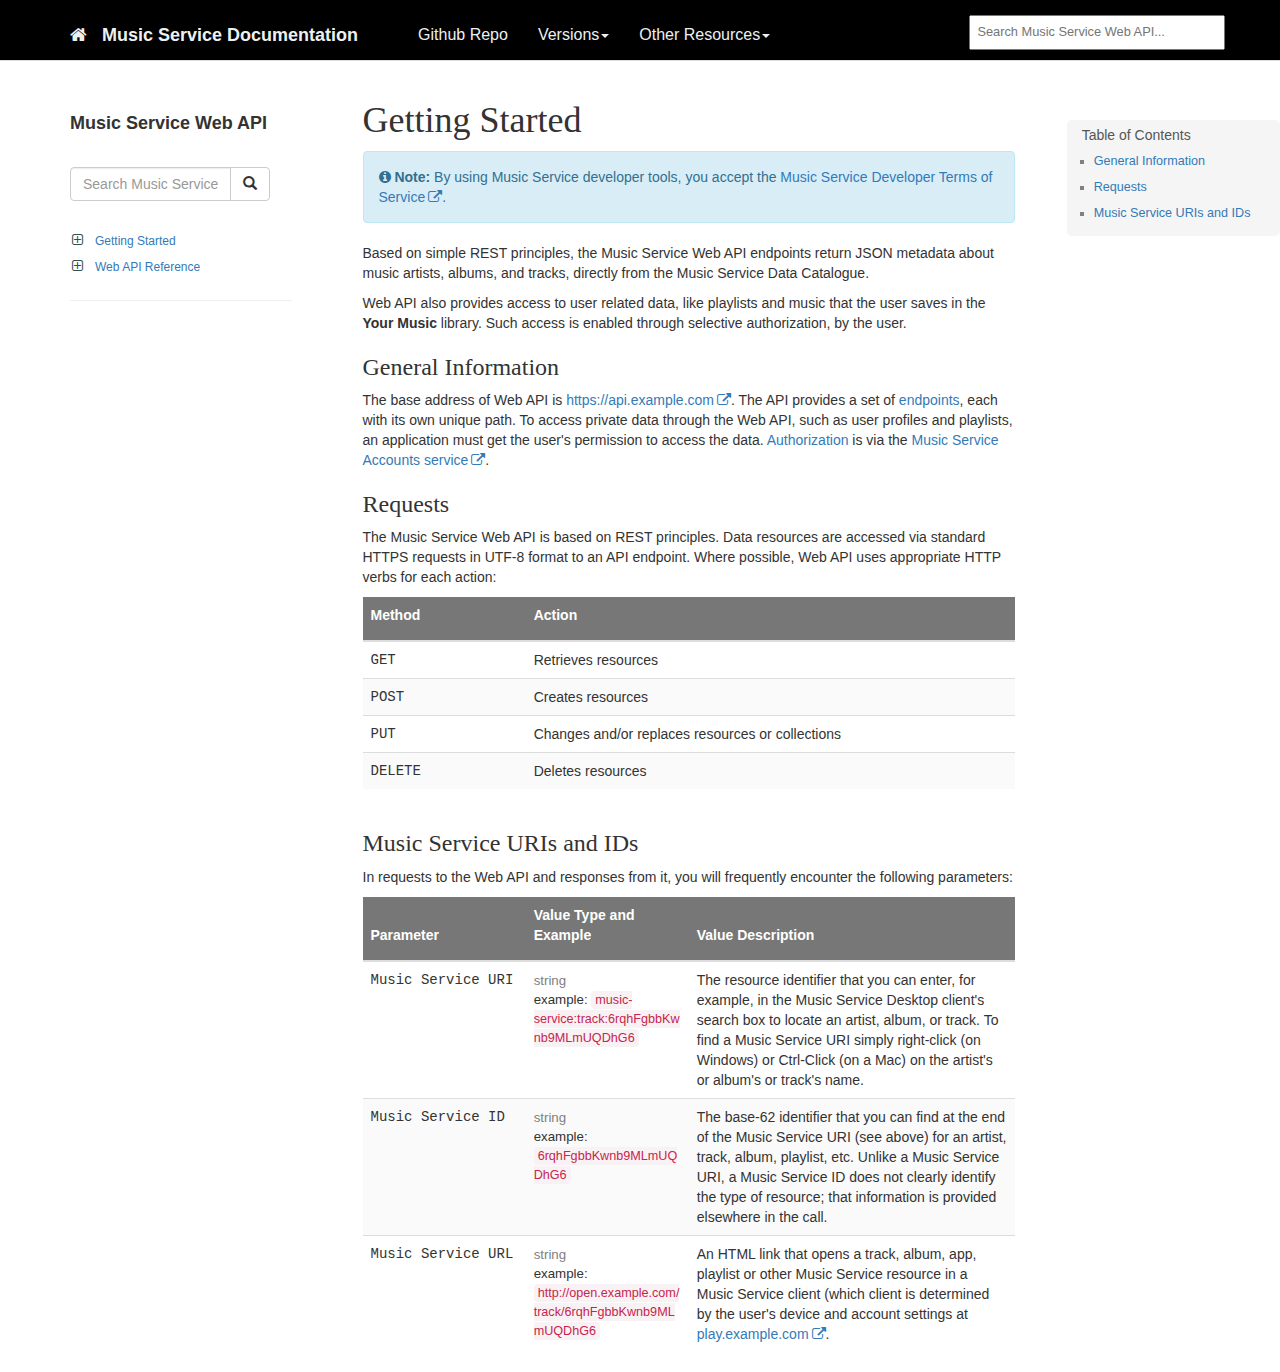
<file: index.html>
<!DOCTYPE html>
<html>
<head>
    



    <meta charset="utf-8">
    <title>Getting Started | Music Service Documentation</title>
    <base target="_self">
    <meta name="description" content=" Note: By using Music Service developer tools, you accept the Music Service Developer Terms of Service. Based on simple REST principles, the Music... " />
    <meta name="viewport" content="width=device-width, initial-scale=1.0">
    <meta name="google" value="notranslate">
    <link rel="icon"  type="image/x-icon" href="./favicon.ico">

    <!--stylesheets / link tags loaded here-->
    <link href="https://fonts.googleapis.com/css2?family=Fira+Mono&display=swap" rel="stylesheet">
    <link rel="stylesheet" type="text/css" href="./assets/css/font-awesome.min.css">
    <link rel="stylesheet" href="./assets/css/sidebar.css" />
    <link rel="stylesheet" href="./assets/css/bootstrap.min.css" />
    <link rel="stylesheet" href="./assets/css/monokai.css" />
    <link rel="stylesheet" href="./assets/css/musictheme.css" />
    <link rel="stylesheet" href="./assets/css/customstyles.css" />
    <link rel="stylesheet" href="./assets/css/api.css" />

    <script src="./assets/js/jquery.min.js"></script>
    <script src="./assets/js/navgoco.jquery.min.js"></script>

</head>
<body data-spy="scroll" data-target="nav#toc" data-offset="20">
<div class="page-container">

    <!-- Navigation -->
    <nav class="navbar navbar-default navbar-fixed-top">
        <div class="container topnavlinks">
            <div class="navbar-header">
                <button type="button" class="navbar-toggle" data-toggle="collapse" data-target="#bs-example-navbar-collapse-1">
                    <span class="sr-only">Toggle topnav</span>
                    <span class="icon-bar"></span>
                    <span class="icon-bar"></span>
                    <span class="icon-bar"></span>
                </button>
                <button type="button" class="navbar-toggle toggle-sidebar-button"  data-toggle="offcanvas" data-target=".sidebar-nav">
                    <span class="sr-only">Toggle sidebar</span>
                    <span class="sidebarToggle fa fa-columns fa-2x"></span>
                </button>
                    
                    <a class="fa fa-home fa-lg navbar-brand" href="./index.html">
                    &nbsp;<span class="projectTitle"> Music Service Documentation</span>
                    
                </a>
            </div>

            <div class="collapse navbar-collapse" id="bs-example-navbar-collapse-1">
                <ul class="nav navbar-nav navbar-left">
                    <!-- entries without drop-downs appear here -->
                    
                    
                    
                    
                    <li><a href="https://github.com/AnneCYH" class="noCrossRef">Github Repo</a></li>
                    
                    
                    
                    <!-- entries with drop-downs appear here -->

                    
                    
                    <li class="dropdown">
                        <a href="#" class="dropdown-toggle" data-toggle="dropdown">Versions<b class="caret"></b></a>
                        <ul class="dropdown-menu">
                            
                            
                            <li class="dropdownActive"><a href="./index.html">Music Service Web API (v1)</a></li>
                            
                            
                            
                            <li class="dropdownActive"><a href="./index.html">Music Service Web API (v2)</a></li>
                            
                            
                        </ul>
                    </li>
                    
                    <li class="dropdown">
                        <a href="#" class="dropdown-toggle" data-toggle="dropdown">Other Resources<b class="caret"></b></a>
                        <ul class="dropdown-menu">
                            
                            
                            <li><a href="https://developer.example.com/" class="noCrossRef">Music Service Developer Documentation (Official)</a></li>
                            
                            
                        </ul>
                    </li>
                    
                    
</ul>
<ul class="nav navbar-nav navbar-right">

                    <li>
                        <!--start search-->
                        <div id="search-demo-container">
                 <form action="search.html" method="get">
                <input type="text" id="search-input" placeholder="Search Music Service Web API..." name="query">
                </form>
                </div>
                        <!--end search-->
                    </li>
                </ul>
            </div>
            </div>
            <!-- /.container -->
    </nav>
    <div class="container">
        <div class="row row-offcanvas row-offcanvas-left">

            <!-- sidebar -->
            <div class="col-xs-6 col-sm-3 sidebar-offcanvas" id="sidebar" role="navigation">
                <!--<ul class="nav">-->
                    <!--<li class="active"><a href="#">Home</a></li>-->
                    <!--<li><a href="#">Link 1</a></li>-->
                    <!--<li><a href="#">Link 2</a></li>-->
                    <!--<li><a href="#">Link 3</a></li>-->
                <!--</ul>-->
                





<div class="mydocsidebar">
<div class="sidebar-inner">
<div class="productTitle">Music Service Web API</div>
<!-- search bar -->

<div class="sidebarSearchBar">
<form action="./search-music-service.html" method="get">
  <div class="input-group search">
    <input type="text" id="search-box" name="query" class="form-control" placeholder="Search Music Service Web API...">
    <div class="input-group-btn">
      <button class="btn btn-default" type="submit" value="search">
        <i class="glyphicon glyphicon-search"></i>
      </button>
    </div>
  </div>
</form>
</div>

<!-- end search bar -->
<ul id="docnavsidebar" class="docnav">
    
    <li class="level1"><a href="./index.html">Getting Started</a>
        <ul style="display:none">
            

            
            
            <li class="level1items"><a href="./authorization.html">Authorization</a></li>
            
            

            

            
        </ul>

        
    <li class="level1"><a href="./reference.html">Web API Reference</a>
        <ul style="display:none">
            

            
            
            <li class="level1items"><a href="./reference/object-model.html">Object Model</a></li>
            
            

            

            <li class="level2"><a class="subfoldersTitle" href="./reference/playlists.html">Playlists</a>
                <ul style="display:none;">
                    

                    
                    
                    <li class="level2items"><a href="./reference/playlists/add-items-to-playlist.html">Add Items to a Playlist</a></li>
                    
                    

                    

                    

                    
                    
                    <li class="level2items"><a href="./reference/playlists/change-playlist-details.html">Change a Playlist's Details</a></li>
                    
                    

                    

                    
                </ul>
            </li>

            

            
        </ul>

        

    </li>
</ul>

<hr class="resourceSeparator"></hr>
<div class="relatedResources"></div>
<ul id="entrypages">
        
    </li>
</ul>
</div>
</div>
<script>$("li.open").parents('li').toggleClass("open");</script>

            </div>

            <!-- main area -->
            <div class="col-xs-12 col-sm-7">
                
                <h1>Getting Started</h1>
                 
                 <div class="toc-main-column">
                 
<style>
div#toc2 >ul::before {
    content: "Table of Contents";
    margin-left: -20px;
}
</style>
<script>
$( document ).ready(function() {
  // Handler for .ready() called.

$('#toc2').toc({ minimumHeaders: 2, listType: 'ul', showSpeed: 0, headers: 'h2,h3,h4' });

/* this offset helps account for the space taken up by the floating toolbar. */
$('#toc2').on('click', 'a', function() {
  var target = $(this.getAttribute('href'))
    , scroll_target = target.offset().top

  $(window).scrollTop(scroll_target - 80);
  return false
})

});
</script>

<nav id="toc2"></nav>


               </div>
                
<div class="alert alert-info" role="alert"><i class="fa fa-info-circle"></i> <b>Note:</b> By using Music Service developer tools, you accept the
<a href="https://developer.example.com/terms/">Music Service Developer Terms of Service</a>.</div>

<p>Based on simple REST principles, the Music Service Web API endpoints return JSON metadata
 about music artists, albums, and tracks, directly from the Music Service Data Catalogue.</p>

<p>Web API also provides access to user related data, like playlists and music that
the user saves in the <strong>Your Music</strong> library. Such access is enabled through selective
authorization, by the user.</p>

<h2 id="general-information">General Information</h2>

<p>The base address of Web API is <a href="https://developer.example.com/">https://api.example.com</a>. The API provides a set of
<a href="./reference.html">endpoints</a>, each with its own unique path. To access private data through the Web API,
such as user profiles and playlists, an application must get the user's permission
to access the data. <a href="./authorization.html">Authorization</a> is via the <a href="https://accounts.example.com/">Music Service Accounts service</a>.</p>

<h2 id="requests">Requests</h2>

<p>The Music Service Web API is based on REST principles. Data resources are accessed via
standard HTTPS requests in UTF-8 format to an API endpoint. Where possible, Web
API uses appropriate HTTP verbs for each action:</p>

<div style="width: 100%; overflow-x:auto;">
<table class="api-schemas">
  <colgroup>
    <col style="width: 25%;" />
    <col style="width: 75%;" />
  </colgroup>
  <thead>
    <tr>
      <th>Method</th>
      <th>Action</th>
    </tr>
  </thead>
  <tbody>
    <tr>
      <td>GET</td>
      <td>Retrieves resources</td>
    </tr>
    <tr>
      <td>POST</td>
      <td>Creates resources</td>
    </tr>
    <tr>
      <td>PUT</td>
      <td>	Changes and/or replaces resources or collections</td>
    </tr>
    <tr>
      <td>DELETE</td>
      <td>Deletes resources</td>
    </tr>
  </tbody>
</table>
</div>

<h2 id="music-service-uris-and-ids">Music Service URIs and IDs</h2>

<p>In requests to the Web API and responses from it, you will frequently encounter
the following parameters:</p>

<div style="width: 100%; overflow-x:auto;">
<table class="api-schemas">
  <colgroup>
    <col style="width: 25%;" />
    <col style="width: 25%;" />
    <col style="width: 50%;" />
  </colgroup>
  <thead>
    <tr>
      <th>Parameter</th>
      <th>Value Type and Example</th>
      <th>Value Description</th>
    </tr>
  </thead>
  <tbody>
    <tr>
      <td>Music Service URI</td>
      <td>








<p><span style="color: #808080; font-size: 95%;">string</span>
</p>



  <p style="font-size: 95%;">example: <span class="api-code">music-service:track:6rqhFgbbKwnb9MLmUQDhG6</span></p>  

</td>
      <td>The resource identifier that you can enter, for example, in the Music Service Desktop
          client's search box to locate an artist, album, or track. To find a Music Service
           URI simply right-click (on Windows) or Ctrl-Click (on a Mac) on the artist's
           or album's or track's name.</td>
    </tr>
    <tr>
      <td>Music Service ID</td>
      <td>








<p><span style="color: #808080; font-size: 95%;">string</span>
</p>



  <p style="font-size: 95%;">example: <span class="api-code">6rqhFgbbKwnb9MLmUQDhG6</span></p>  

</td>
      <td>The base-62 identifier that you can find at the end of the Music Service URI
          (see above) for an artist, track, album, playlist, etc. Unlike a Music Service
          URI, a Music Service ID does not clearly identify the type of resource; that
           information is provided elsewhere in the call.</td>
    </tr>
    <tr>
      <td>Music Service URL</td>
      <td>








<p><span style="color: #808080; font-size: 95%;">string</span>
</p>



  <p style="font-size: 95%;">example: <span class="api-code">http://open.example.com/track/6rqhFgbbKwnb9MLmUQDhG6</span></p>  

</td>
      <td>An HTML link that opens a track, album, app, playlist or other Music Service resource
        in a Music Service client (which client is determined by the user's device and
        account settings at <a href="https://play.example.com">play.example.com</a>.</td>
    </tr>
  </tbody>
</table>
</div>


                <div class="toc-main-column">
                

              </div>
                 



            </div><!-- /.col-xs-12 main -->

            <div class="col-xs-12 col-sm-2 right-lane">
              <div class="inner">


<style>
nav#toc >ul::before, nav#toc2 >ul::before {
    content: "Table of Contents";
}
</style>
<script>
$( document ).ready(function() {
  // Handler for .ready() called.

$('#toc').toc({ minimumHeaders: 2, listType: 'ul', showSpeed: 0, headers: 'h2,h3,h4' });

/* this offset helps account for the space taken up by the floating toolbar. */
$('#toc').on('click', 'a', function() {
  var target = $(this.getAttribute('href'))
    , scroll_target = target.offset().top

  $(window).scrollTop(scroll_target - 80);
  return false
})

});
$(window).scroll(function(){
  $('nav#toc')[0].scrollTop=$(window).scrollTop();
});
</script>

<nav id="toc"></nav>


</div>

              

        </div><!--/.row-->
    </div><!--/.container-->
</div><!--/.page-container-->



<!--scripts loaded here-->

<script src="./assets/js/bootstrap.min.js"></script>
<script src="./assets/js/toc.js"></script>
<script src="./assets/js/anchor.min.js"></script>
<script>
    $( document ).ready(function() {
        $("#docnavsidebar").navgoco({
            caretHtml: '',
            accordion: true,
            openClass: 'open', // open
            save: false, // leave false or nav highlighting doesn't work right
            cookie: {
                name: 'navgoco',
                expires: false,
                path: '/'
            },
            slide: {
                duration: 300,
                easing: 'swing'
            }
        });

    });

</script>
<script src="./assets/js/customscripts.js"></script>

<script>
    $(document).ready(function() {
        $('[data-toggle=offcanvas]').click(function() {
            $('.row-offcanvas').toggleClass('active');
        });
    });
</script>

</body>

</html>
</file>
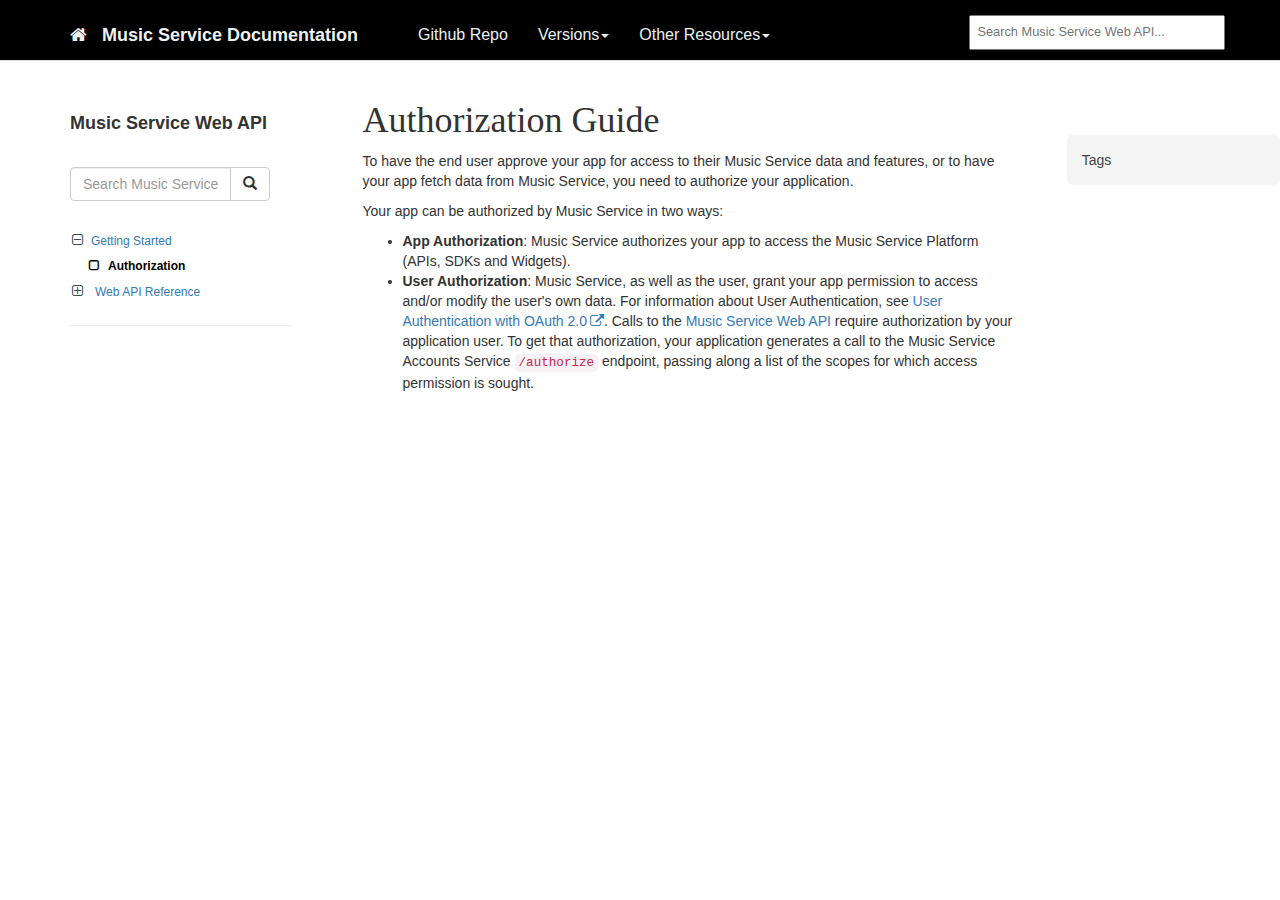
<file: authorization.html>
<!DOCTYPE html>
<html>
<head>
    



    <meta charset="utf-8">
    <title>Authorization Guide | Music Service Documentation</title>
    <base target="_self">
    <meta name="description" content="To have the end user approve your app for access to their Music Service data and features, or to have your app fetch data from Music Service, you need to... " />
    <meta name="viewport" content="width=device-width, initial-scale=1.0">
    <meta name="google" value="notranslate">
    <link rel="icon"  type="image/x-icon" href="./favicon.ico">

    <!--stylesheets / link tags loaded here-->
    <link href="https://fonts.googleapis.com/css2?family=Fira+Mono&display=swap" rel="stylesheet">
    <link rel="stylesheet" type="text/css" href="./assets/css/font-awesome.min.css">
    <link rel="stylesheet" href="./assets/css/sidebar.css" />
    <link rel="stylesheet" href="./assets/css/bootstrap.min.css" />
    <link rel="stylesheet" href="./assets/css/monokai.css" />
    <link rel="stylesheet" href="./assets/css/musictheme.css" />
    <link rel="stylesheet" href="./assets/css/customstyles.css" />
    <link rel="stylesheet" href="./assets/css/api.css" />

    <script src="./assets/js/jquery.min.js"></script>
    <script src="./assets/js/navgoco.jquery.min.js"></script>

</head>
<body data-spy="scroll" data-target="nav#toc" data-offset="20">
<div class="page-container">

    <!-- Navigation -->
    <nav class="navbar navbar-default navbar-fixed-top">
        <div class="container topnavlinks">
            <div class="navbar-header">
                <button type="button" class="navbar-toggle" data-toggle="collapse" data-target="#bs-example-navbar-collapse-1">
                    <span class="sr-only">Toggle topnav</span>
                    <span class="icon-bar"></span>
                    <span class="icon-bar"></span>
                    <span class="icon-bar"></span>
                </button>
                <button type="button" class="navbar-toggle toggle-sidebar-button"  data-toggle="offcanvas" data-target=".sidebar-nav">
                    <span class="sr-only">Toggle sidebar</span>
                    <span class="sidebarToggle fa fa-columns fa-2x"></span>
                </button>
                    
                    <a class="fa fa-home fa-lg navbar-brand" href="./index.html">
                    &nbsp;<span class="projectTitle"> Music Service Documentation</span>
                    
                </a>
            </div>

            <div class="collapse navbar-collapse" id="bs-example-navbar-collapse-1">
                <ul class="nav navbar-nav navbar-left">
                    <!-- entries without drop-downs appear here -->
                    
                    
                    
                    
                    <li><a href="https://github.com/AnneCYH" class="noCrossRef">Github Repo</a></li>
                    
                    
                    
                    <!-- entries with drop-downs appear here -->

                    
                    
                    <li class="dropdown">
                        <a href="#" class="dropdown-toggle" data-toggle="dropdown">Versions<b class="caret"></b></a>
                        <ul class="dropdown-menu">
                            
                            
                            <li><a href="./index.html">Music Service Web API (v1)</a></li>
                            
                            
                            
                            <li><a href="./index.html">Music Service Web API (v2)</a></li>
                            
                            
                        </ul>
                    </li>
                    
                    <li class="dropdown">
                        <a href="#" class="dropdown-toggle" data-toggle="dropdown">Other Resources<b class="caret"></b></a>
                        <ul class="dropdown-menu">
                            
                            
                            <li><a href="https://developer.example.com/" class="noCrossRef">Music Service Developer Documentation (Official)</a></li>
                            
                            
                        </ul>
                    </li>
                    
                    
</ul>
<ul class="nav navbar-nav navbar-right">

                    <li>
                        <!--start search-->
                        <div id="search-demo-container">
                 <form action="search.html" method="get">
                <input type="text" id="search-input" placeholder="Search Music Service Web API..." name="query">
                </form>
                </div>
                        <!--end search-->
                    </li>
                </ul>
            </div>
            </div>
            <!-- /.container -->
    </nav>
    <div class="container">
        <div class="row row-offcanvas row-offcanvas-left">

            <!-- sidebar -->
            <div class="col-xs-6 col-sm-3 sidebar-offcanvas" id="sidebar" role="navigation">
                <!--<ul class="nav">-->
                    <!--<li class="active"><a href="#">Home</a></li>-->
                    <!--<li><a href="#">Link 1</a></li>-->
                    <!--<li><a href="#">Link 2</a></li>-->
                    <!--<li><a href="#">Link 3</a></li>-->
                <!--</ul>-->
                





<div class="mydocsidebar">
<div class="sidebar-inner">
<div class="productTitle">Music Service Web API</div>
<!-- search bar -->

<div class="sidebarSearchBar">
<form action="./search-music-service.html" method="get">
  <div class="input-group search">
    <input type="text" id="search-box" name="query" class="form-control" placeholder="Search Music Service Web API...">
    <div class="input-group-btn">
      <button class="btn btn-default" type="submit" value="search">
        <i class="glyphicon glyphicon-search"></i>
      </button>
    </div>
  </div>
</form>
</div>

<!-- end search bar -->
<ul id="docnavsidebar" class="docnav">
    
    <li class="level1"><a href="./index.html">Getting Started</a>
        <ul style="display:none">
            

            
            
            <li class="level1items open"><a href="./authorization.html">Authorization</a></li>
            
            

            

            
        </ul>

        
    <li class="level1"><a href="./reference.html">Web API Reference</a>
        <ul style="display:none">
            

            
            
            <li class="level1items"><a href="./reference/object-model.html">Object Model</a></li>
            
            

            

            <li class="level2"><a class="subfoldersTitle" href="./reference/playlists.html">Playlists</a>
                <ul style="display:none;">
                    

                    
                    
                    <li class="level2items"><a href="./reference/playlists/add-items-to-playlist.html">Add Items to a Playlist</a></li>
                    
                    

                    

                    

                    
                    
                    <li class="level2items"><a href="./reference/playlists/change-playlist-details.html">Change a Playlist's Details</a></li>
                    
                    

                    

                    
                </ul>
            </li>

            

            
        </ul>

        

    </li>
</ul>

<hr class="resourceSeparator"></hr>
<div class="relatedResources"></div>
<ul id="entrypages">
        
    </li>
</ul>
</div>
</div>
<script>$("li.open").parents('li').toggleClass("open");</script>

            </div>

            <!-- main area -->
            <div class="col-xs-12 col-sm-7">
                
                <h1>Authorization Guide</h1>
                 
                 <div class="toc-main-column">
                 
<style>
div#toc2 >ul::before {
    content: "Table of Contents";
    margin-left: -20px;
}
</style>
<script>
$( document ).ready(function() {
  // Handler for .ready() called.

$('#toc2').toc({ minimumHeaders: 2, listType: 'ul', showSpeed: 0, headers: 'h2,h3,h4' });

/* this offset helps account for the space taken up by the floating toolbar. */
$('#toc2').on('click', 'a', function() {
  var target = $(this.getAttribute('href'))
    , scroll_target = target.offset().top

  $(window).scrollTop(scroll_target - 80);
  return false
})

});
</script>

<nav id="toc2"></nav>


               </div>
                
<p>To have the end user approve your app for access to their Music Service data and features,
or to have your app fetch data from Music Service, you need to authorize your application.</p>

<p>Your app can be authorized by Music Service in two ways:</p>

<ul>
  <li><strong>App Authorization</strong>: Music Service authorizes your app to access the Music Service Platform
(APIs, SDKs and Widgets).</li>
  <li><strong>User Authorization</strong>: Music Service, as well as the user, grant your app permission
to access and/or modify the user's own data. For information about User Authentication,
see <a href="https://oauth.net/articles/authentication/">User Authentication with OAuth 2.0</a>. Calls to the <a href="./index.html">Music Service Web API</a> require
authorization by your application user. To get that authorization, your application
generates a call to the Music Service Accounts Service <code class="language-plaintext highlighter-rouge">/authorize</code> endpoint, passing along
a list of the scopes for which access permission is sought.</li>
</ul>


                <div class="toc-main-column">
                

<div class="tags">
<div class="tags_title">Tags</div>






















</div>


              </div>
                 



            </div><!-- /.col-xs-12 main -->

            <div class="col-xs-12 col-sm-2 right-lane">
              <div class="inner">


<style>
nav#toc >ul::before, nav#toc2 >ul::before {
    content: "Table of Contents";
}
</style>
<script>
$( document ).ready(function() {
  // Handler for .ready() called.

$('#toc').toc({ minimumHeaders: 2, listType: 'ul', showSpeed: 0, headers: 'h2,h3,h4' });

/* this offset helps account for the space taken up by the floating toolbar. */
$('#toc').on('click', 'a', function() {
  var target = $(this.getAttribute('href'))
    , scroll_target = target.offset().top

  $(window).scrollTop(scroll_target - 80);
  return false
})

});
$(window).scroll(function(){
  $('nav#toc')[0].scrollTop=$(window).scrollTop();
});
</script>

<nav id="toc"></nav>


</div>

              

<div class="tags">
<div class="tags_title">Tags</div>






















</div>


        </div><!--/.row-->
    </div><!--/.container-->
</div><!--/.page-container-->



<!--scripts loaded here-->

<script src="./assets/js/bootstrap.min.js"></script>
<script src="./assets/js/toc.js"></script>
<script src="./assets/js/anchor.min.js"></script>
<script>
    $( document ).ready(function() {
        $("#docnavsidebar").navgoco({
            caretHtml: '',
            accordion: true,
            openClass: 'open', // open
            save: false, // leave false or nav highlighting doesn't work right
            cookie: {
                name: 'navgoco',
                expires: false,
                path: '/'
            },
            slide: {
                duration: 300,
                easing: 'swing'
            }
        });

    });

</script>
<script src="./assets/js/customscripts.js"></script>

<script>
    $(document).ready(function() {
        $('[data-toggle=offcanvas]').click(function() {
            $('.row-offcanvas').toggleClass('active');
        });
    });
</script>

</body>

</html>
</file>
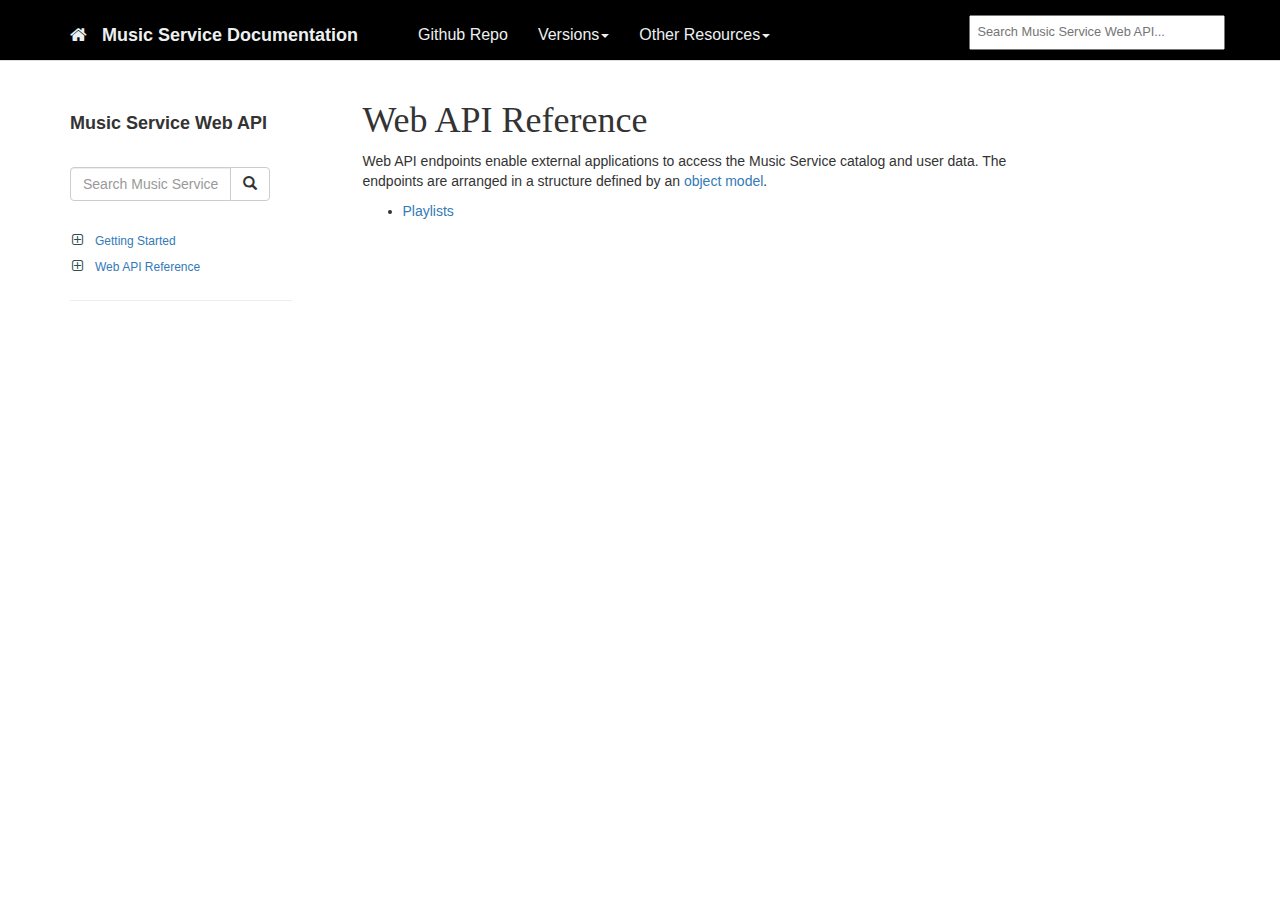
<file: reference.html>
<!DOCTYPE html>
<html>
<head>
    



    <meta charset="utf-8">
    <title>Web API Reference | Music Service Documentation</title>
    <base target="_self">
    <meta name="description" content="Web API endpoints enable external applications to access the Music Service catalog and user data. The endpoints are arranged in a structure defined by an object model.  <a... " />
    <meta name="viewport" content="width=device-width, initial-scale=1.0">
    <meta name="google" value="notranslate">
    <link rel="icon"  type="image/x-icon" href="./favicon.ico">

    <!--stylesheets / link tags loaded here-->
    <link href="https://fonts.googleapis.com/css2?family=Fira+Mono&display=swap" rel="stylesheet">
    <link rel="stylesheet" type="text/css" href="./assets/css/font-awesome.min.css">
    <link rel="stylesheet" href="./assets/css/sidebar.css" />
    <link rel="stylesheet" href="./assets/css/bootstrap.min.css" />
    <link rel="stylesheet" href="./assets/css/monokai.css" />
    <link rel="stylesheet" href="./assets/css/musictheme.css" />
    <link rel="stylesheet" href="./assets/css/customstyles.css" />
    <link rel="stylesheet" href="./assets/css/api.css" />

    <script src="./assets/js/jquery.min.js"></script>
    <script src="./assets/js/navgoco.jquery.min.js"></script>

</head>
<body data-spy="scroll" data-target="nav#toc" data-offset="20">
<div class="page-container">

    <!-- Navigation -->
    <nav class="navbar navbar-default navbar-fixed-top">
        <div class="container topnavlinks">
            <div class="navbar-header">
                <button type="button" class="navbar-toggle" data-toggle="collapse" data-target="#bs-example-navbar-collapse-1">
                    <span class="sr-only">Toggle topnav</span>
                    <span class="icon-bar"></span>
                    <span class="icon-bar"></span>
                    <span class="icon-bar"></span>
                </button>
                <button type="button" class="navbar-toggle toggle-sidebar-button"  data-toggle="offcanvas" data-target=".sidebar-nav">
                    <span class="sr-only">Toggle sidebar</span>
                    <span class="sidebarToggle fa fa-columns fa-2x"></span>
                </button>
                    
                    <a class="fa fa-home fa-lg navbar-brand" href="./index.html">
                    &nbsp;<span class="projectTitle"> Music Service Documentation</span>
                    
                </a>
            </div>

            <div class="collapse navbar-collapse" id="bs-example-navbar-collapse-1">
                <ul class="nav navbar-nav navbar-left">
                    <!-- entries without drop-downs appear here -->
                    
                    
                    
                    
                    <li><a href="https://github.com/AnneCYH" class="noCrossRef">Github Repo</a></li>
                    
                    
                    
                    <!-- entries with drop-downs appear here -->

                    
                    
                    <li class="dropdown">
                        <a href="#" class="dropdown-toggle" data-toggle="dropdown">Versions<b class="caret"></b></a>
                        <ul class="dropdown-menu">
                            
                            
                            <li><a href="./index.html">Music Service Web API (v1)</a></li>
                            
                            
                            
                            <li><a href="./index.html">Music Service Web API (v2)</a></li>
                            
                            
                        </ul>
                    </li>
                    
                    <li class="dropdown">
                        <a href="#" class="dropdown-toggle" data-toggle="dropdown">Other Resources<b class="caret"></b></a>
                        <ul class="dropdown-menu">
                            
                            
                            <li><a href="https://developer.example.com/" class="noCrossRef">Music Service Developer Documentation (Official)</a></li>
                            
                            
                        </ul>
                    </li>
                    
                    
</ul>
<ul class="nav navbar-nav navbar-right">

                    <li>
                        <!--start search-->
                        <div id="search-demo-container">
                 <form action="search.html" method="get">
                <input type="text" id="search-input" placeholder="Search Music Service Web API..." name="query">
                </form>
                </div>
                        <!--end search-->
                    </li>
                </ul>
            </div>
            </div>
            <!-- /.container -->
    </nav>
    <div class="container">
        <div class="row row-offcanvas row-offcanvas-left">

            <!-- sidebar -->
            <div class="col-xs-6 col-sm-3 sidebar-offcanvas" id="sidebar" role="navigation">
                <!--<ul class="nav">-->
                    <!--<li class="active"><a href="#">Home</a></li>-->
                    <!--<li><a href="#">Link 1</a></li>-->
                    <!--<li><a href="#">Link 2</a></li>-->
                    <!--<li><a href="#">Link 3</a></li>-->
                <!--</ul>-->
                





<div class="mydocsidebar">
<div class="sidebar-inner">
<div class="productTitle">Music Service Web API</div>
<!-- search bar -->

<div class="sidebarSearchBar">
<form action="search-music-service.html" method="get">
  <div class="input-group search">
    <input type="text" id="search-box" name="query" class="form-control" placeholder="Search Music Service Web API...">
    <div class="input-group-btn">
      <button class="btn btn-default" type="submit" value="search">
        <i class="glyphicon glyphicon-search"></i>
      </button>
    </div>
  </div>
</form>
</div>

<!-- end search bar -->
<ul id="docnavsidebar" class="docnav">
    
    <li class="level1"><a href="./index.html">Getting Started</a>
        <ul style="display:none">
            

            
            
            <li class="level1items"><a href="./authorization.html">Authorization</a></li>
            
            

            

            
        </ul>

        
    <li class="level1"><a href="./reference.html">Web API Reference</a>
        <ul style="display:none">
            

            
            
            <li class="level1items"><a href="./reference/object-model.html">Object Model</a></li>
            
            

            

            <li class="level2"><a class="subfoldersTitle" href="./reference/playlists.html">Playlists</a>
                <ul style="display:none;">
                    

                    
                    
                    <li class="level2items"><a href="./reference/playlists/add-items-to-playlist.html">Add Items to a Playlist</a></li>
                    
                    

                    

                    

                    
                    
                    <li class="level2items"><a href="./reference/playlists/change-playlist-details.html">Change a Playlist's Details</a></li>
                    
                    

                    

                    
                </ul>
            </li>

            

            
        </ul>

        

    </li>
</ul>

<hr class="resourceSeparator"></hr>
<div class="relatedResources"></div>
<ul id="entrypages">
        
    </li>
</ul>
</div>
</div>
<script>$("li.open").parents('li').toggleClass("open");</script>

            </div>

            <!-- main area -->
            <div class="col-xs-12 col-sm-7">
                
                <h1>Web API Reference</h1>
                 
                 <div class="toc-main-column">
                 
<style>
div#toc2 >ul::before {
    content: "Table of Contents";
    margin-left: -20px;
}
</style>
<script>
$( document ).ready(function() {
  // Handler for .ready() called.

$('#toc2').toc({ minimumHeaders: 2, listType: 'ul', showSpeed: 0, headers: 'h2,h3,h4' });

/* this offset helps account for the space taken up by the floating toolbar. */
$('#toc2').on('click', 'a', function() {
  var target = $(this.getAttribute('href'))
    , scroll_target = target.offset().top

  $(window).scrollTop(scroll_target - 80);
  return false
})

});
</script>

<nav id="toc2"></nav>


               </div>
                
<p>Web API endpoints enable external applications to access the Music Service catalog and
user data. The endpoints are arranged in a structure defined by an <a href="./reference/object-model.html">object model</a>.</p>

<ul>
  <li><a href="./reference/playlists.html">Playlists</a></li>
</ul>


                <div class="toc-main-column">
                

              </div>
                 



            </div><!-- /.col-xs-12 main -->

            <div class="col-xs-12 col-sm-2 right-lane">
              <div class="inner">


<style>
nav#toc >ul::before, nav#toc2 >ul::before {
    content: "Table of Contents";
}
</style>
<script>
$( document ).ready(function() {
  // Handler for .ready() called.

$('#toc').toc({ minimumHeaders: 2, listType: 'ul', showSpeed: 0, headers: 'h2,h3,h4' });

/* this offset helps account for the space taken up by the floating toolbar. */
$('#toc').on('click', 'a', function() {
  var target = $(this.getAttribute('href'))
    , scroll_target = target.offset().top

  $(window).scrollTop(scroll_target - 80);
  return false
})

});
$(window).scroll(function(){
  $('nav#toc')[0].scrollTop=$(window).scrollTop();
});
</script>

<nav id="toc"></nav>


</div>

              

        </div><!--/.row-->
    </div><!--/.container-->
</div><!--/.page-container-->



<!--scripts loaded here-->

<script src="./assets/js/bootstrap.min.js"></script>
<script src="./assets/js/toc.js"></script>
<script src="./assets/js/anchor.min.js"></script>
<script>
    $( document ).ready(function() {
        $("#docnavsidebar").navgoco({
            caretHtml: '',
            accordion: true,
            openClass: 'open', // open
            save: false, // leave false or nav highlighting doesn't work right
            cookie: {
                name: 'navgoco',
                expires: false,
                path: '/'
            },
            slide: {
                duration: 300,
                easing: 'swing'
            }
        });

    });

</script>
<script src="./assets/js/customscripts.js"></script>

<script>
    $(document).ready(function() {
        $('[data-toggle=offcanvas]').click(function() {
            $('.row-offcanvas').toggleClass('active');
        });
    });
</script>

</body>

</html>
</file>
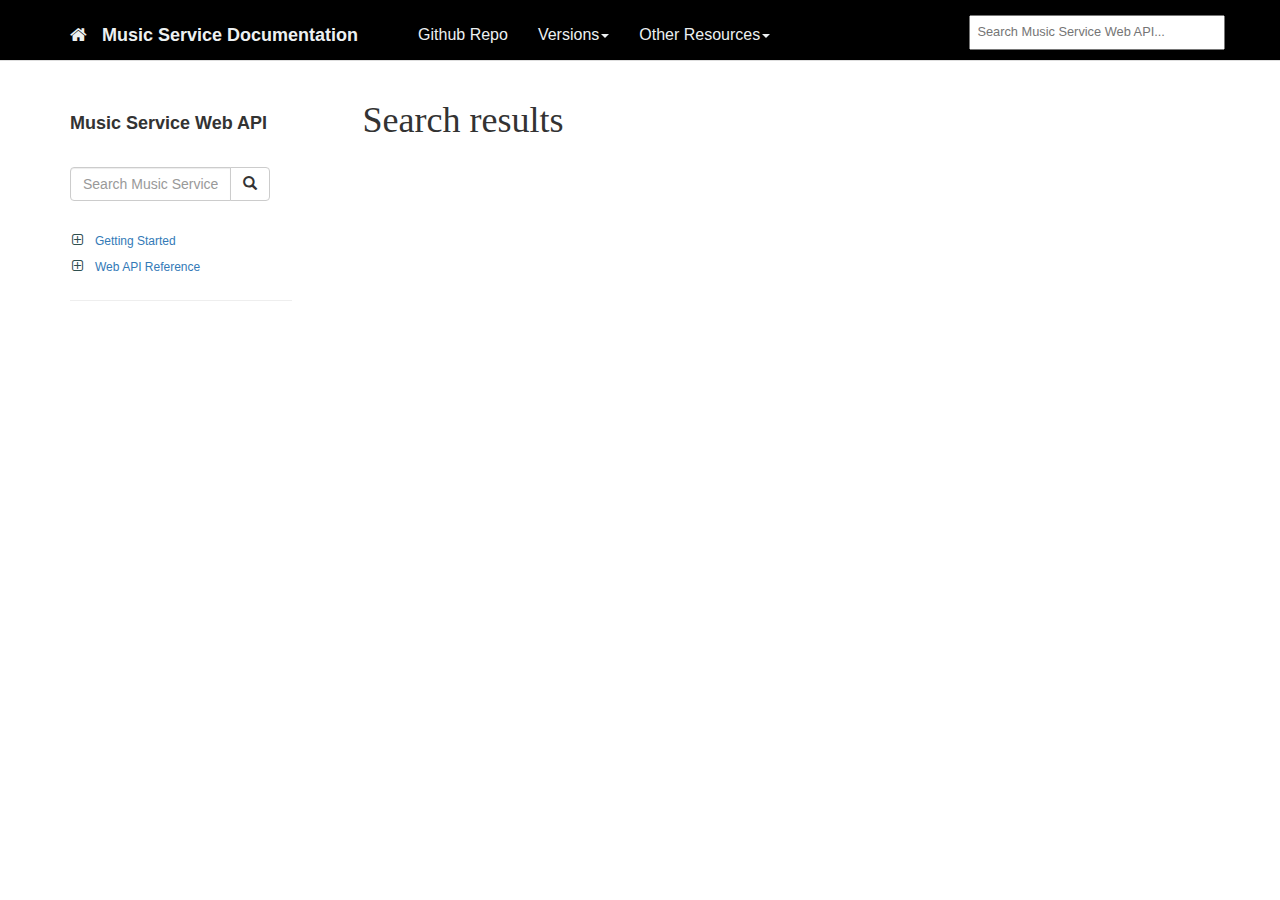
<file: search-music-service.html>
<!DOCTYPE html>
<html>
<head>
    



    <meta charset="utf-8">
    <title> | Music Service Documentation</title>
    <base target="_self">
    <meta name="description" content="{% include base.html %}       <i... " />
    <meta name="viewport" content="width=device-width, initial-scale=1.0">
    <meta name="google" value="notranslate">
    <link rel="icon"  type="image/x-icon" href="./favicon.ico">

    <!--stylesheets / link tags loaded here-->
    <link href="https://fonts.googleapis.com/css2?family=Fira+Mono&display=swap" rel="stylesheet">
    <link rel="stylesheet" type="text/css" href="./assets/css/font-awesome.min.css">
    <link rel="stylesheet" href="./assets/css/sidebar.css" />
    <link rel="stylesheet" href="./assets/css/bootstrap.min.css" />
    <link rel="stylesheet" href="./assets/css/monokai.css" />
    <link rel="stylesheet" href="./assets/css/musictheme.css" />
    <link rel="stylesheet" href="./assets/css/customstyles.css" />
    <link rel="stylesheet" href="./assets/css/api.css" />

    <script src="./assets/js/jquery.min.js"></script>
    <script src="./assets/js/navgoco.jquery.min.js"></script>

</head>
<body data-spy="scroll" data-target="nav#toc" data-offset="20">
<div class="page-container">

    <!-- Navigation -->
    <nav class="navbar navbar-default navbar-fixed-top">
        <div class="container topnavlinks">
            <div class="navbar-header">
                <button type="button" class="navbar-toggle" data-toggle="collapse" data-target="#bs-example-navbar-collapse-1">
                    <span class="sr-only">Toggle topnav</span>
                    <span class="icon-bar"></span>
                    <span class="icon-bar"></span>
                    <span class="icon-bar"></span>
                </button>
                <button type="button" class="navbar-toggle toggle-sidebar-button"  data-toggle="offcanvas" data-target=".sidebar-nav">
                    <span class="sr-only">Toggle sidebar</span>
                    <span class="sidebarToggle fa fa-columns fa-2x"></span>
                </button>
                    
                    <a class="fa fa-home fa-lg navbar-brand" href="./index.html">
                    &nbsp;<span class="projectTitle"> Music Service Documentation</span>
                    
                </a>
            </div>

            <div class="collapse navbar-collapse" id="bs-example-navbar-collapse-1">
                <ul class="nav navbar-nav navbar-left">
                    <!-- entries without drop-downs appear here -->
                    
                    
                    
                    
                    <li><a href="https://github.com/AnneCYH" class="noCrossRef">Github Repo</a></li>
                    
                    
                    
                    <!-- entries with drop-downs appear here -->

                    
                    
                    <li class="dropdown">
                        <a href="#" class="dropdown-toggle" data-toggle="dropdown">Versions<b class="caret"></b></a>
                        <ul class="dropdown-menu">
                            
                            
                            <li><a href="./index.html">Music Service Web API (v1)</a></li>
                            
                            
                            
                            <li><a href="./index.html">Music Service Web API (v2)</a></li>
                            
                            
                        </ul>
                    </li>
                    
                    <li class="dropdown">
                        <a href="#" class="dropdown-toggle" data-toggle="dropdown">Other Resources<b class="caret"></b></a>
                        <ul class="dropdown-menu">
                            
                            
                            <li><a href="https://developer.example.com/" class="noCrossRef">Music Service Developer Documentation (Official)</a></li>
                            
                            
                        </ul>
                    </li>
                    
                    
</ul>
<ul class="nav navbar-nav navbar-right">

                    <li>
                        <!--start search-->
                        <div id="search-demo-container">
                 <form action="search.html" method="get">
                <input type="text" id="search-input" placeholder="Search Music Service Web API..." name="query">
                </form>
                </div>
                        <!--end search-->
                    </li>
                </ul>
            </div>
            </div>
            <!-- /.container -->
    </nav>
    <div class="container">
        <div class="row row-offcanvas row-offcanvas-left">

            <!-- sidebar -->
            <div class="col-xs-6 col-sm-3 sidebar-offcanvas" id="sidebar" role="navigation">
                <!--<ul class="nav">-->
                    <!--<li class="active"><a href="#">Home</a></li>-->
                    <!--<li><a href="#">Link 1</a></li>-->
                    <!--<li><a href="#">Link 2</a></li>-->
                    <!--<li><a href="#">Link 3</a></li>-->
                <!--</ul>-->
                





<div class="mydocsidebar">
<div class="sidebar-inner">
<div class="productTitle">Music Service Web API</div>
<!-- search bar -->

<div class="sidebarSearchBar">
<form action="./search-music-service.html" method="get">
  <div class="input-group search">
    <input type="text" id="search-box" name="query" class="form-control" placeholder="Search Music Service Web API...">
    <div class="input-group-btn">
      <button class="btn btn-default" type="submit" value="search">
        <i class="glyphicon glyphicon-search"></i>
      </button>
    </div>
  </div>
</form>
</div>

<!-- end search bar -->
<ul id="docnavsidebar" class="docnav">
    
    <li class="level1"><a href="./index.html">Getting Started</a>
        <ul style="display:none">
            

            
            
            <li class="level1items"><a href="./authorization.html">Authorization</a></li>
            
            

            

            
        </ul>

        
    <li class="level1"><a href="./reference.html">Web API Reference</a>
        <ul style="display:none">
            

            
            
            <li class="level1items"><a href="./reference/object-model.html">Object Model</a></li>
            
            

            

            <li class="level2"><a class="subfoldersTitle" href="./reference/playlists.html">Playlists</a>
                <ul style="display:none;">
                    

                    
                    
                    <li class="level2items"><a href="./reference/playlists/add-items-to-playlist.html">Add Items to a Playlist</a></li>
                    
                    

                    

                    

                    
                    
                    <li class="level2items"><a href="./reference/playlists/change-playlist-details.html">Change a Playlist's Details</a></li>
                    
                    

                    

                    
                </ul>
            </li>

            

            
        </ul>

        

    </li>
</ul>

<hr class="resourceSeparator"></hr>
<div class="relatedResources"></div>
<ul id="entrypages">
        
    </li>
</ul>
</div>
</div>
<script>$("li.open").parents('li').toggleClass("open");</script>

            </div>

            <!-- main area -->
            <div class="col-xs-12 col-sm-7">
                
                <h1> Search results</h2>
                  
                 <div class="toc-main-column">
                 

               </div>
                




<div style="display:none">
<form action="search-music-service.html" method="get">
  <div class="input-group search">
    <input type="text" id="search-box" name="query" class="form-control" placeholder="Search Music Service Web API...">
    <div class="input-group-btn">
      <button class="btn btn-default" type="submit" value="search">
        <i class="glyphicon glyphicon-search"></i>
      </button>
    </div>
  </div>
</form>
</div>

<div id="search-results"></div>

<script>
  window.store = {
      
          
            
          
      
    
            
          
      
    
            
          
      
    
            
          
      
    
            
          
      
    
            
          
      
    
            
          
      
    
            
          
      
    
            
          
      
    
            
          
      
    
            
          
      
    
            
          
      
    
            
          
      
    
            
          

      "index-html": {
        "title": "Getting Started",
        "tags": "[]",
        "content": " Note: By using Music Service developer tools, you accept theMusic Service Developer Terms of Service.Based on simple REST principles, the Music Service Web API endpoints return JSON metadata about music artists, albums, and tracks, directly from the Music Service Data Catalogue.Web API also provides access to user related data, like playlists and music thatthe user saves in the Your Music library. Such access is enabled through selectiveauthorization, by the user.General InformationThe base address of Web API is https://api.example.com. The API provides a set ofendpoints, each with its own unique path. To access private data through the Web API,such as user profiles and playlists, an application must get the user's permissionto access the data. Authorization is via the Music Service Accounts service.RequestsThe Music Service Web API is based on REST principles. Data resources are accessed viastandard HTTPS requests in UTF-8 format to an API endpoint. Where possible, WebAPI uses appropriate HTTP verbs for each action:                        Method      Action                  GET      Retrieves resources              POST      Creates resources              PUT      \tChanges and/or replaces resources or collections              DELETE      Deletes resources      Music Service URIs and IDsIn requests to the Web API and responses from it, you will frequently encounterthe following parameters:                            Parameter      Value Type and Example      Value Description                  Music Service URI      string  example: music-service:track:6rqhFgbbKwnb9MLmUQDhG6        The resource identifier that you can enter, for example, in the Music Service Desktop          client's search box to locate an artist, album, or track. To find a Music Service           URI simply right-click (on Windows) or Ctrl-Click (on a Mac) on the artist's           or album's or track's name.              Music Service ID      string  example: 6rqhFgbbKwnb9MLmUQDhG6        The base-62 identifier that you can find at the end of the Music Service URI          (see above) for an artist, track, album, playlist, etc. Unlike a Music Service          URI, a Music Service ID does not clearly identify the type of resource; that           information is provided elsewhere in the call.              Music Service URL      string  example: http://open.example.com/track/6rqhFgbbKwnb9MLmUQDhG6        An HTML link that opens a track, album, app, playlist or other Music Service resource        in a Music Service client (which client is determined by the user's device and        account settings at play.example.com.      ",
        "url": "index.html",
        "product": "Music Service Web API"
      }
      ,
      
      
    
            
          
      
    
            
          
      
    
            
          
      
    
            
          
      
    
            
          
      
    
            
          

      "authorization-html": {
        "title": "Authorization Guide",
        "tags": "[&quot;authorization&quot;]",
        "content": "To have the end user approve your app for access to their Music Service data and features,or to have your app fetch data from Music Service, you need to authorize your application.Your app can be authorized by Music Service in two ways:  App Authorization: Music Service authorizes your app to access the Music Service Platform(APIs, SDKs and Widgets).  User Authorization: Music Service, as well as the user, grant your app permissionto access and/or modify the user's own data. For information about User Authentication,see User Authentication with OAuth 2.0. Calls to the Music Service Web API requireauthorization by your application user. To get that authorization, your applicationgenerates a call to the Music Service Accounts Service /authorize endpoint, passing alonga list of the scopes for which access permission is sought.",
        "url": "authorization.html",
        "product": "Music Service Web API"
      }
      ,
      
      
    
            
          

      "reference-html": {
        "title": "Web API Reference",
        "tags": "[]",
        "content": "Web API endpoints enable external applications to access the Music Service catalog anduser data. The endpoints are arranged in a structure defined by an object model.  Playlists",
        "url": "reference.html",
        "product": "Music Service Web API"
      }
      ,
      
      
    
            
          

      "reference-object-model-html": {
        "title": "Object Model",
        "tags": "[]",
        "content": "A full list of the objects returned by the endpoints of the Music Service Web API.All Web API endpoints return data in JSON format.When a collection of objects is returned and the number of objects is variable,the collection is wrapped in a paging object to simplify retrieval of further objects.Some endpoints return simplified versions of the resource objects. For example,the /artists/{id}/albums endpoint returns only simplified album objects. Simplifiedobjects always contain a link in the field href to an endpoint where full detailsof the object are available.album object (full)                            Key      Value Type      Value Description                  album_type      string    enum: album single compilation      The type of the album.              artists      array of objectsobject: artist object (simplified)      The artists of the album. Each artist object includes a link in href to more          detailed information about the artist.              available_markets      array of strings      The markets in which the album is available: ISO 3166-1 alpha-2 country codes.          Note that an album is considered available in a market when at least 1 of its tracks          is available in that market.      artist object (simplified)                            Key      Value Type      Value Description                  external_urls      objectobject: external URL object      Known external URLs for this artist.              href      string      A link to the Web API endpoint providing full details of the artist.              id      string      The Music Service ID for the artist.              name      string      The name of the artist.              type      string    enum: artist      The object type.              uri      string      The Music Service URI for the artist.      external URL object                            Key      Value Type      Value Description                  {key}      string      The type of the URL. For example, music-service - The Music Service URL for the object.              {value}      string      An external, public URL to the object.      ",
        "url": "referenceobject-model.html",
        "product": "Music Service Web API"
      }
      ,
      
      
    
            
          

      "reference-playlists-html": {
        "title": "Playlists",
        "tags": "[]",
        "content": "Endpoints for retrieving information about a user’s playlists and for managing auser’s playlists.See also: Working with Playlists.                                Method      Endpoint      Usage      Returns                      POST      /v1/playlists/{playlist_id}/tracks      Add Items to a Playlist      -                  PUT      /v1/playlists/{playlist_id}      Change a Playlist's Details      -                  GET      /v1/playlists/{playlist_id}/tracks      Get a Playlist's Items      tracks                  DELETE      /v1/playlists/{playlist_id}/tracks      \tRemove Items from a Playlist      -      ",
        "url": "referenceplaylists.html",
        "product": "Music Service Web API"
      }
      ,
      
      
    
            
          

      "reference-playlists-add-items-to-playlist-html": {
        "title": "Add Items to a Playlist",
        "tags": "[]",
        "content": "Add one or more items to a user's playlist.Endpoint      POST        https://api.example.com/v1/playlists/{playlist_id}/tracks  Request ParametersPath Parameters                            Path Parameters      Value Type      Value Description                  playlist_id       string    enum: album single compilation      The Music Service ID for the playlist.      Header Fields                            Header Fields      Value Type      Value Description                  Authorization       string      A valid access token from the Spotify Accounts service: see theWeb API Authorization Guide for details.The access token must have been issued on behalf of the user.          Adding items to the current user's public playlists requires authorization            of the playlist-modify-public scope; adding items to the current            user's private playlist (including collaborative playlists) requires the            playlist-modify-private scope.                        Content-Type       string    enum: application/json      Required if URIs are passed in the request body, otherwise ignored.  The content type of the request body.      Query ParametersThe Spotify URIs of the items to add can be passed either in the query string or asa JSON array in the request body.Passing them in the query string:                            Query Parameters      Value Type      Value Description                  uris      string  example: uris=music-service:track:4iV5W9uYEdYUVa79Axb7Rh,music-service:track:1301WleyT98MSxVHPZCA6M,music-service:episode:512ojhOuo1ktJprKbVcKyQ        A comma-separted list of Music Service URIs to add.          A maximum of 100 items can be added in one request. Note: it is likely that passing a large          number of item URIs as a query parameter will exceed the maximum length of the request URI.          When adding a large number of items it is recommended to pass them in the request body.              position      integer  example: position=2        The position to insert the items, a zero-based index. For example, to insert        the items in the first position: position=0; to insert the items in the third position:        position=2. If omitted, the items will be appended to the playlist. Items are added        in the order they are listed in the query string or request body.      Request SamplePOST https://api.example.com/v1/playlists/6rqhFgbbKwnb9MLmUQDhG6/tracks?uris=music-service:track:4iV5W9uYEdYUVa79Axb7Rh,music-service:episode:512ojhOuo1ktJprKbVcKyQ&amp;position=2Authorization: Basic *&lt;base64 encoded client_id:client_secret&gt;*Accept: application/jsonResponse201 Created                            Key      Value Type      Value Description                  snapshot_id      string  example: JbtmHBDBAYu3/bt8BOXKjzKx3i0b6LCa/wVjyl6qQ2Yf6nFXkbmzuEa+ZI/U1yF+        The snapshot_id can be used to identify your playlist version in future requests.       Response SampleHTTP/1.1 201 CreatedContent-Type: application/jsonContent-length: xxx{  \"snapshot_id\" : \"JbtmHBDBAYu3/bt8BOXKjzKx3i0b6LCa/wVjyl6qQ2Yf6nFXkbmzuEa+ZI/U1yF+\"}",
        "url": "referenceplaylistsadd-items-to-playlist.html",
        "product": "Music Service Web API"
      }
      ,
      
      
    
            
          

      "reference-playlists-change-playlist-details-html": {
        "title": "Change a Playlist's Details",
        "tags": "[]",
        "content": "Change a playlist's name and public/private state. (The user must, of course, own  the playlist.)Endpoint      PUT        https://api.example.com/v1/playlists/{playlist_id}  Request ParametersPath Parameters                            Path Parameters      Value Type      Value Description                  playlist_id       string    enum: album single compilation      The Music Service ID for the playlist.      Header Fields                            Header Fields      Value Type      Value Description                  Authorization       string      A valid access token from the Spotify Accounts service: see theWeb API Authorization Guide for details.The access token must have been issued on behalf of the user.          Adding items to the current user's public playlists requires authorization            of the playlist-modify-public scope; adding items to the current            user's private playlist (including collaborative playlists) requires the            playlist-modify-private scope.                        Content-Type       string    enum: application/json      Required if URIs are passed in the request body, otherwise ignored.  The content type of the request body.      Query ParametersThe Spotify URIs of the items to add can be passed either in the query string or asa JSON array in the request body.Passing them in the query string:                            Query Parameters      Value Type      Value Description                  uris      string  example: uris=music-service:track:4iV5W9uYEdYUVa79Axb7Rh,music-service:track:1301WleyT98MSxVHPZCA6M,music-service:episode:512ojhOuo1ktJprKbVcKyQ        A comma-separted list of Music Service URIs to add.          A maximum of 100 items can be added in one request. Note: it is likely that passing a large          number of item URIs as a query parameter will exceed the maximum length of the request URI.          When adding a large number of items it is recommended to pass them in the request body.              position      integer  example: position=2        The position to insert the items, a zero-based index. For example, to insert        the items in the first position: position=0; to insert the items in the third position:        position=2. If omitted, the items will be appended to the playlist. Items are added        in the order they are listed in the query string or request body.      Request SamplePOST https://api.example.com/v1/playlists/6rqhFgbbKwnb9MLmUQDhG6/tracks?uris=music-service:track:4iV5W9uYEdYUVa79Axb7Rh,music-service:episode:512ojhOuo1ktJprKbVcKyQ&amp;position=2Authorization: Basic *&lt;base64 encoded client_id:client_secret&gt;*Accept: application/jsonResponse201 Created                            Key      Value Type      Value Description                  snapshot_id      string  example: JbtmHBDBAYu3/bt8BOXKjzKx3i0b6LCa/wVjyl6qQ2Yf6nFXkbmzuEa+ZI/U1yF+        The snapshot_id can be used to identify your playlist version in future requests.       Response SampleHTTP/1.1 201 CreatedContent-Type: application/jsonContent-length: xxx{  \"snapshot_id\" : \"JbtmHBDBAYu3/bt8BOXKjzKx3i0b6LCa/wVjyl6qQ2Yf6nFXkbmzuEa+ZI/U1yF+\"}",
        "url": "referenceplaylistschange-playlist-details.html",
        "product": "Music Service Web API"
      }
      
      
      
    
          
          
            
    
            
    
            
    
            
    
            
    
            
    
            
    
            
    
  };
</script>

<script src="./assets/js/lunr.min.js"></script>
<script src="./assets/js/search.js"></script>

                <div class="toc-main-column">
                

              </div>
                


            </div><!-- /.col-xs-12 main -->

            <div class="col-xs-12 col-sm-2 right-lane">
              <div class="inner">


</div>

              

        </div><!--/.row-->
    </div><!--/.container-->
</div><!--/.page-container-->



<!--scripts loaded here-->

<script src="./assets/js/bootstrap.min.js"></script>
<script src="./assets/js/toc.js"></script>
<script src="./assets/js/anchor.min.js"></script>
<script>
    $( document ).ready(function() {
        $("#docnavsidebar").navgoco({
            caretHtml: '',
            accordion: true,
            openClass: 'open', // open
            save: false, // leave false or nav highlighting doesn't work right
            cookie: {
                name: 'navgoco',
                expires: false,
                path: '/'
            },
            slide: {
                duration: 300,
                easing: 'swing'
            }
        });

    });

</script>
<script src="./assets/js/customscripts.js"></script>

<script>
    $(document).ready(function() {
        $('[data-toggle=offcanvas]').click(function() {
            $('.row-offcanvas').toggleClass('active');
        });
    });
</script>

</body>

</html>
</file>
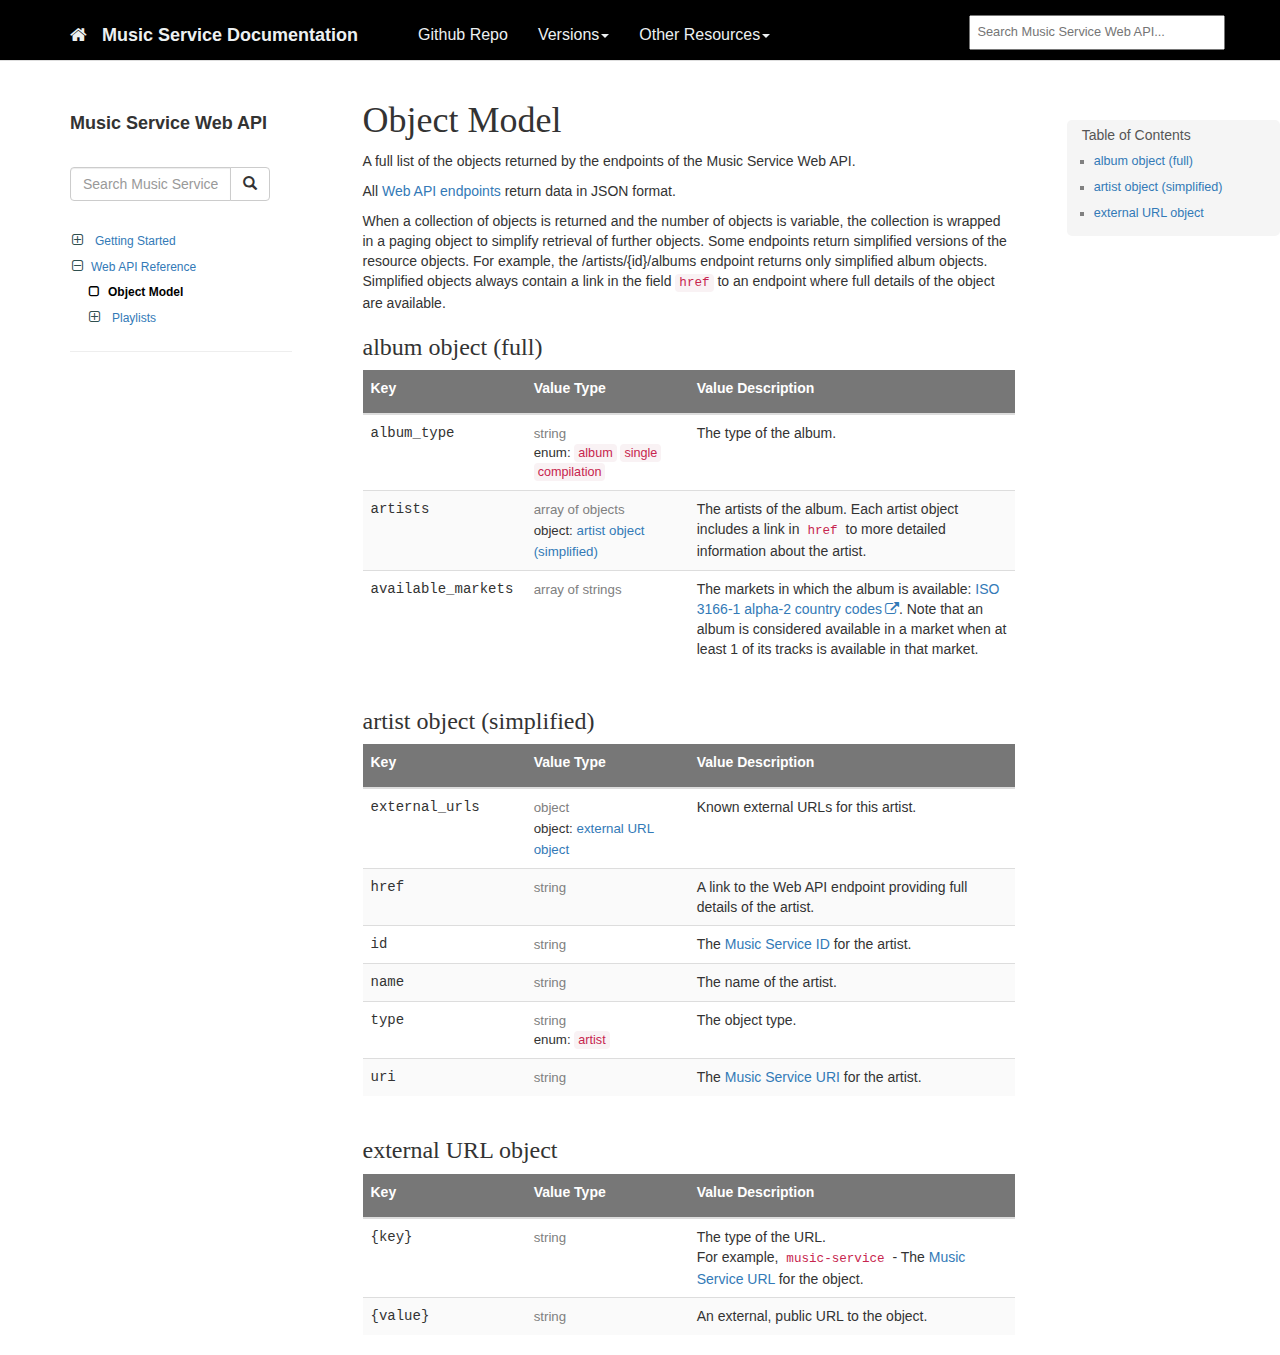
<file: reference/object-model.html>
<!DOCTYPE html>
<html>
<head>
    



    <meta charset="utf-8">
    <title>Object Model | Music Service Documentation</title>
    <base target="_self">
    <meta name="description" content="A full list of the objects returned by the endpoints of the Music Service Web API. All Web API endpoints return data in JSON format. When a collection of... " />
    <meta name="viewport" content="width=device-width, initial-scale=1.0">
    <meta name="google" value="notranslate">
    <link rel="icon"  type="image/x-icon" href="../favicon.ico">

    <!--stylesheets / link tags loaded here-->
    <link href="https://fonts.googleapis.com/css2?family=Fira+Mono&display=swap" rel="stylesheet">
    <link rel="stylesheet" type="text/css" href="../assets/css/font-awesome.min.css">
    <link rel="stylesheet" href="../assets/css/sidebar.css" />
    <link rel="stylesheet" href="../assets/css/bootstrap.min.css" />
    <link rel="stylesheet" href="../assets/css/monokai.css" />
    <link rel="stylesheet" href="../assets/css/musictheme.css" />
    <link rel="stylesheet" href="../assets/css/customstyles.css" />
    <link rel="stylesheet" href="../assets/css/api.css" />

    <script src="../assets/js/jquery.min.js"></script>
    <script src="../assets/js/navgoco.jquery.min.js"></script>

</head>
<body data-spy="scroll" data-target="nav#toc" data-offset="20">
<div class="page-container">

    <!-- Navigation -->
    <nav class="navbar navbar-default navbar-fixed-top">
        <div class="container topnavlinks">
            <div class="navbar-header">
                <button type="button" class="navbar-toggle" data-toggle="collapse" data-target="#bs-example-navbar-collapse-1">
                    <span class="sr-only">Toggle topnav</span>
                    <span class="icon-bar"></span>
                    <span class="icon-bar"></span>
                    <span class="icon-bar"></span>
                </button>
                <button type="button" class="navbar-toggle toggle-sidebar-button"  data-toggle="offcanvas" data-target=".sidebar-nav">
                    <span class="sr-only">Toggle sidebar</span>
                    <span class="sidebarToggle fa fa-columns fa-2x"></span>
                </button>
                    
                    <a class="fa fa-home fa-lg navbar-brand" href="../index.html">
                    &nbsp;<span class="projectTitle"> Music Service Documentation</span>
                    
                </a>
            </div>

            <div class="collapse navbar-collapse" id="bs-example-navbar-collapse-1">
                <ul class="nav navbar-nav navbar-left">
                    <!-- entries without drop-downs appear here -->
                    
                    
                    
                    
                    <li><a href="https://github.com/AnneCYH" class="noCrossRef">Github Repo</a></li>
                    
                    
                    
                    <!-- entries with drop-downs appear here -->

                    
                    
                    <li class="dropdown">
                        <a href="#" class="dropdown-toggle" data-toggle="dropdown">Versions<b class="caret"></b></a>
                        <ul class="dropdown-menu">
                            
                            
                            <li><a href="../index.html">Music Service Web API (v1)</a></li>
                            
                            
                            
                            <li><a href="../index.html">Music Service Web API (v2)</a></li>
                            
                            
                        </ul>
                    </li>
                    
                    <li class="dropdown">
                        <a href="#" class="dropdown-toggle" data-toggle="dropdown">Other Resources<b class="caret"></b></a>
                        <ul class="dropdown-menu">
                            
                            
                            <li><a href="https://developer.example.com/" class="noCrossRef">Music Service Developer Documentation (Official)</a></li>
                            
                            
                        </ul>
                    </li>
                    
                    
</ul>
<ul class="nav navbar-nav navbar-right">

                    <li>
                        <!--start search-->
                        <div id="search-demo-container">
                 <form action="search.html" method="get">
                <input type="text" id="search-input" placeholder="Search Music Service Web API..." name="query">
                </form>
                </div>
                        <!--end search-->
                    </li>
                </ul>
            </div>
            </div>
            <!-- /.container -->
    </nav>
    <div class="container">
        <div class="row row-offcanvas row-offcanvas-left">

            <!-- sidebar -->
            <div class="col-xs-6 col-sm-3 sidebar-offcanvas" id="sidebar" role="navigation">
                <!--<ul class="nav">-->
                    <!--<li class="active"><a href="#">Home</a></li>-->
                    <!--<li><a href="#">Link 1</a></li>-->
                    <!--<li><a href="#">Link 2</a></li>-->
                    <!--<li><a href="#">Link 3</a></li>-->
                <!--</ul>-->
                





<div class="mydocsidebar">
<div class="sidebar-inner">
<div class="productTitle">Music Service Web API</div>
<!-- search bar -->

<div class="sidebarSearchBar">
<form action="../search-music-service.html" method="get">
  <div class="input-group search">
    <input type="text" id="search-box" name="query" class="form-control" placeholder="Search Music Service Web API...">
    <div class="input-group-btn">
      <button class="btn btn-default" type="submit" value="search">
        <i class="glyphicon glyphicon-search"></i>
      </button>
    </div>
  </div>
</form>
</div>

<!-- end search bar -->
<ul id="docnavsidebar" class="docnav">
    
    <li class="level1"><a href="../index.html">Getting Started</a>
        <ul style="display:none">
            

            
            
            <li class="level1items"><a href="../authorization.html">Authorization</a></li>
            
            

            

            
        </ul>

        
    <li class="level1"><a href="../reference.html">Web API Reference</a>
        <ul style="display:none">
            

            
            
            <li class="level1items open"><a href="../reference/object-model.html">Object Model</a></li>
            
            

            

            <li class="level2"><a class="subfoldersTitle" href="../reference/playlists.html">Playlists</a>
                <ul style="display:none;">
                    

                    
                    
                    <li class="level2items"><a href="../reference/playlists/add-items-to-playlist.html">Add Items to a Playlist</a></li>
                    
                    

                    

                    

                    
                    
                    <li class="level2items"><a href="../reference/playlists/change-playlist-details.html">Change a Playlist's Details</a></li>
                    
                    

                    

                    
                </ul>
            </li>

            

            
        </ul>

        

    </li>
</ul>

<hr class="resourceSeparator"></hr>
<div class="relatedResources"></div>
<ul id="entrypages">
        
    </li>
</ul>
</div>
</div>
<script>$("li.open").parents('li').toggleClass("open");</script>

            </div>

            <!-- main area -->
            <div class="col-xs-12 col-sm-7">
                
                <h1>Object Model</h1>
                 
                 <div class="toc-main-column">
                 
<style>
div#toc2 >ul::before {
    content: "Table of Contents";
    margin-left: -20px;
}
</style>
<script>
$( document ).ready(function() {
  // Handler for .ready() called.

$('#toc2').toc({ minimumHeaders: 2, listType: 'ul', showSpeed: 0, headers: 'h2,h3,h4' });

/* this offset helps account for the space taken up by the floating toolbar. */
$('#toc2').on('click', 'a', function() {
  var target = $(this.getAttribute('href'))
    , scroll_target = target.offset().top

  $(window).scrollTop(scroll_target - 80);
  return false
})

});
</script>

<nav id="toc2"></nav>


               </div>
                
<p>A full list of the objects returned by the endpoints of the Music Service Web API.</p>

<p>All <a href="../reference.html">Web API endpoints</a> return data in JSON format.</p>

<p>When a collection of objects is returned and the number of objects is variable,
the collection is wrapped in a paging object to simplify retrieval of further objects.
Some endpoints return simplified versions of the resource objects. For example,
the /artists/{id}/albums endpoint returns only simplified album objects. Simplified
objects always contain a link in the field <code class="language-plaintext highlighter-rouge">href</code> to an endpoint where full details
of the object are available.</p>

<h2 id="album-object-full">album object (full)</h2>

<div style="width: 100%; overflow-x:auto;">
<table class="api-schemas">
  <colgroup>
    <col style="width: 25%;" />
    <col style="width: 25%;" />
    <col style="width: 50%;" />
  </colgroup>
  <thead>
    <tr>
      <th>Key</th>
      <th>Value Type</th>
      <th>Value Description</th>
    </tr>
  </thead>
  <tbody>
    <tr>
      <td>album_type</td>
      <td>








<p><span style="color: #808080; font-size: 95%;">string</span>
</p>


  
  <p style="font-size: 95%;">enum: <span class="api-code">album</span> <span class="api-code">single</span> <span class="api-code">compilation</span></p>


</td>
      <td>The type of the album.</td>
    </tr>
    <tr>
      <td>artists</td>
      <td>








<p><span style="color: #808080; font-size: 95%;">array of objects</span>

<p><span style="font-size: 95%;">object: <a href="../reference/object-model.html#artist-object-simplified">artist object (simplified)</a></span></p>
</p>



</td>
      <td>The artists of the album. Each artist object includes a link in <code>href</code> to more
          detailed information about the artist.</td>
    </tr>
    <tr>
      <td>available_markets</td>
      <td>








<p><span style="color: #808080; font-size: 95%;">array of strings</span>
</p>



</td>
      <td>The markets in which the album is available: <a href="https://www.iban.com/country-codes">ISO 3166-1 alpha-2 country codes</a>.
          Note that an album is considered available in a market when at least 1 of its tracks
          is available in that market.</td>
    </tr>
  </tbody>
</table>
</div>

<h2 id="artist-object-simplified">artist object (simplified)</h2>

<div style="width: 100%; overflow-x:auto;">
<table class="api-schemas">
  <colgroup>
    <col style="width: 25%;" />
    <col style="width: 25%;" />
    <col style="width: 50%;" />
  </colgroup>
  <thead>
    <tr>
      <th>Key</th>
      <th>Value Type</th>
      <th>Value Description</th>
    </tr>
  </thead>
  <tbody>
    <tr>
      <td>external_urls</td>
      <td>








<p><span style="color: #808080; font-size: 95%;">object</span>

<p><span style="font-size: 95%;">object: <a href="../reference/object-model.html#external-url-object">external URL object</a></span></p>
</p>



</td>
      <td>Known external URLs for this artist.</td>
    </tr>
    <tr>
      <td>href</td>
      <td>








<p><span style="color: #808080; font-size: 95%;">string</span>
</p>



</td>
      <td>A link to the Web API endpoint providing full details of the artist.</td>
    </tr>
    <tr>
      <td>id</td>
      <td>








<p><span style="color: #808080; font-size: 95%;">string</span>
</p>



</td>
      <td>The <a href="../index.html#music-service-uris-and-ids">Music Service ID</a>
 for the artist.</td>
    </tr>
    <tr>
      <td>name</td>
      <td>








<p><span style="color: #808080; font-size: 95%;">string</span>
</p>



</td>
      <td>The name of the artist.</td>
    </tr>
    <tr>
      <td>type</td>
      <td>








<p><span style="color: #808080; font-size: 95%;">string</span>
</p>


  
  <p style="font-size: 95%;">enum: <span class="api-code">artist</span></p>


</td>
      <td>The object type.</td>
    </tr>
    <tr>
      <td>uri</td>
      <td>








<p><span style="color: #808080; font-size: 95%;">string</span>
</p>



</td>
      <td>The <a href="../index.html#music-service-uris-and-ids">Music Service URI</a>
 for the artist.</td>
    </tr>
  </tbody>
</table>
</div>

<h2 id="external-url-object">external URL object</h2>

<div style="width: 100%; overflow-x:auto;">
<table class="api-schemas">
  <colgroup>
    <col style="width: 25%;" />
    <col style="width: 25%;" />
    <col style="width: 50%;" />
  </colgroup>
  <thead>
    <tr>
      <th>Key</th>
      <th>Value Type</th>
      <th>Value Description</th>
    </tr>
  </thead>
  <tbody>
    <tr>
      <td>{key}</td>
      <td>








<p><span style="color: #808080; font-size: 95%;">string</span>
</p>



</td>
      <td>The type of the URL. <br />For example, <code>music-service</code> - The <a href="../index.html#music-service-uris-and-ids">Music Service URL</a>
 for the object.</td>
    </tr>
    <tr>
      <td>{value}</td>
      <td>








<p><span style="color: #808080; font-size: 95%;">string</span>
</p>



</td>
      <td>An external, public URL to the object.</td>
    </tr>
  </tbody>
</table>
</div>


                <div class="toc-main-column">
                

              </div>
                 



            </div><!-- /.col-xs-12 main -->

            <div class="col-xs-12 col-sm-2 right-lane">
              <div class="inner">


<style>
nav#toc >ul::before, nav#toc2 >ul::before {
    content: "Table of Contents";
}
</style>
<script>
$( document ).ready(function() {
  // Handler for .ready() called.

$('#toc').toc({ minimumHeaders: 2, listType: 'ul', showSpeed: 0, headers: 'h2,h3,h4' });

/* this offset helps account for the space taken up by the floating toolbar. */
$('#toc').on('click', 'a', function() {
  var target = $(this.getAttribute('href'))
    , scroll_target = target.offset().top

  $(window).scrollTop(scroll_target - 80);
  return false
})

});
$(window).scroll(function(){
  $('nav#toc')[0].scrollTop=$(window).scrollTop();
});
</script>

<nav id="toc"></nav>


</div>

              

        </div><!--/.row-->
    </div><!--/.container-->
</div><!--/.page-container-->



<!--scripts loaded here-->

<script src="../assets/js/bootstrap.min.js"></script>
<script src="../assets/js/toc.js"></script>
<script src="../assets/js/anchor.min.js"></script>
<script>
    $( document ).ready(function() {
        $("#docnavsidebar").navgoco({
            caretHtml: '',
            accordion: true,
            openClass: 'open', // open
            save: false, // leave false or nav highlighting doesn't work right
            cookie: {
                name: 'navgoco',
                expires: false,
                path: '/'
            },
            slide: {
                duration: 300,
                easing: 'swing'
            }
        });

    });

</script>
<script src="../assets/js/customscripts.js"></script>

<script>
    $(document).ready(function() {
        $('[data-toggle=offcanvas]').click(function() {
            $('.row-offcanvas').toggleClass('active');
        });
    });
</script>

</body>

</html>
</file>
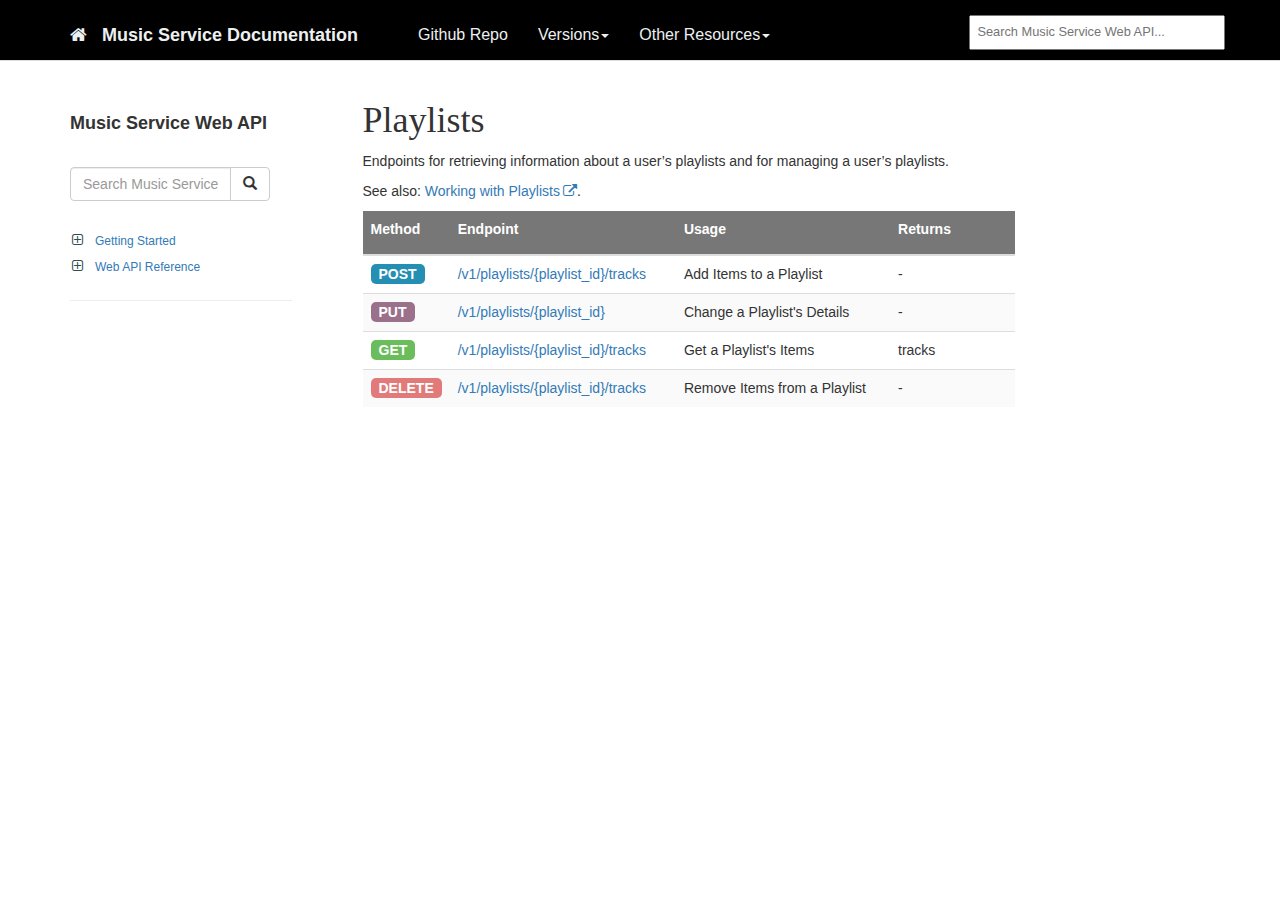
<file: reference/playlists.html>
<!DOCTYPE html>
<html>
<head>
    



    <meta charset="utf-8">
    <title>Playlists | Music Service Documentation</title>
    <base target="_self">
    <meta name="description" content="Endpoints for retrieving information about a user’s playlists and for managing a user’s playlists. See also: Working with Playlists.    <col style="width: 10%;"... " />
    <meta name="viewport" content="width=device-width, initial-scale=1.0">
    <meta name="google" value="notranslate">
    <link rel="icon"  type="image/x-icon" href="../favicon.ico">

    <!--stylesheets / link tags loaded here-->
    <link href="https://fonts.googleapis.com/css2?family=Fira+Mono&display=swap" rel="stylesheet">
    <link rel="stylesheet" type="text/css" href="../assets/css/font-awesome.min.css">
    <link rel="stylesheet" href="../assets/css/sidebar.css" />
    <link rel="stylesheet" href="../assets/css/bootstrap.min.css" />
    <link rel="stylesheet" href="../assets/css/monokai.css" />
    <link rel="stylesheet" href="../assets/css/musictheme.css" />
    <link rel="stylesheet" href="../assets/css/customstyles.css" />
    <link rel="stylesheet" href="../assets/css/api.css" />

    <script src="../assets/js/jquery.min.js"></script>
    <script src="../assets/js/navgoco.jquery.min.js"></script>

</head>
<body data-spy="scroll" data-target="nav#toc" data-offset="20">
<div class="page-container">

    <!-- Navigation -->
    <nav class="navbar navbar-default navbar-fixed-top">
        <div class="container topnavlinks">
            <div class="navbar-header">
                <button type="button" class="navbar-toggle" data-toggle="collapse" data-target="#bs-example-navbar-collapse-1">
                    <span class="sr-only">Toggle topnav</span>
                    <span class="icon-bar"></span>
                    <span class="icon-bar"></span>
                    <span class="icon-bar"></span>
                </button>
                <button type="button" class="navbar-toggle toggle-sidebar-button"  data-toggle="offcanvas" data-target=".sidebar-nav">
                    <span class="sr-only">Toggle sidebar</span>
                    <span class="sidebarToggle fa fa-columns fa-2x"></span>
                </button>
                    
                    <a class="fa fa-home fa-lg navbar-brand" href="../index.html">
                    &nbsp;<span class="projectTitle"> Music Service Documentation</span>
                    
                </a>
            </div>

            <div class="collapse navbar-collapse" id="bs-example-navbar-collapse-1">
                <ul class="nav navbar-nav navbar-left">
                    <!-- entries without drop-downs appear here -->
                    
                    
                    
                    
                    <li><a href="https://github.com/AnneCYH" class="noCrossRef">Github Repo</a></li>
                    
                    
                    
                    <!-- entries with drop-downs appear here -->

                    
                    
                    <li class="dropdown">
                        <a href="#" class="dropdown-toggle" data-toggle="dropdown">Versions<b class="caret"></b></a>
                        <ul class="dropdown-menu">
                            
                            
                            <li><a href="../index.html">Music Service Web API (v1)</a></li>
                            
                            
                            
                            <li><a href="../index.html">Music Service Web API (v2)</a></li>
                            
                            
                        </ul>
                    </li>
                    
                    <li class="dropdown">
                        <a href="#" class="dropdown-toggle" data-toggle="dropdown">Other Resources<b class="caret"></b></a>
                        <ul class="dropdown-menu">
                            
                            
                            <li><a href="https://developer.example.com/" class="noCrossRef">Music Service Developer Documentation (Official)</a></li>
                            
                            
                        </ul>
                    </li>
                    
                    
</ul>
<ul class="nav navbar-nav navbar-right">

                    <li>
                        <!--start search-->
                        <div id="search-demo-container">
                 <form action="search.html" method="get">
                <input type="text" id="search-input" placeholder="Search Music Service Web API..." name="query">
                </form>
                </div>
                        <!--end search-->
                    </li>
                </ul>
            </div>
            </div>
            <!-- /.container -->
    </nav>
    <div class="container">
        <div class="row row-offcanvas row-offcanvas-left">

            <!-- sidebar -->
            <div class="col-xs-6 col-sm-3 sidebar-offcanvas" id="sidebar" role="navigation">
                <!--<ul class="nav">-->
                    <!--<li class="active"><a href="#">Home</a></li>-->
                    <!--<li><a href="#">Link 1</a></li>-->
                    <!--<li><a href="#">Link 2</a></li>-->
                    <!--<li><a href="#">Link 3</a></li>-->
                <!--</ul>-->
                





<div class="mydocsidebar">
<div class="sidebar-inner">
<div class="productTitle">Music Service Web API</div>
<!-- search bar -->

<div class="sidebarSearchBar">
<form action="../search-music-service.html" method="get">
  <div class="input-group search">
    <input type="text" id="search-box" name="query" class="form-control" placeholder="Search Music Service Web API...">
    <div class="input-group-btn">
      <button class="btn btn-default" type="submit" value="search">
        <i class="glyphicon glyphicon-search"></i>
      </button>
    </div>
  </div>
</form>
</div>

<!-- end search bar -->
<ul id="docnavsidebar" class="docnav">
    
    <li class="level1"><a href="../index.html">Getting Started</a>
        <ul style="display:none">
            

            
            
            <li class="level1items"><a href="../authorization.html">Authorization</a></li>
            
            

            

            
        </ul>

        
    <li class="level1"><a href="../reference.html">Web API Reference</a>
        <ul style="display:none">
            

            
            
            <li class="level1items"><a href="../reference/object-model.html">Object Model</a></li>
            
            

            

            <li class="level2"><a class="subfoldersTitle" href="../reference/playlists.html">Playlists</a>
                <ul style="display:none;">
                    

                    
                    
                    <li class="level2items"><a href="../reference/playlists/add-items-to-playlist.html">Add Items to a Playlist</a></li>
                    
                    

                    

                    

                    
                    
                    <li class="level2items"><a href="../reference/playlists/change-playlist-details.html">Change a Playlist's Details</a></li>
                    
                    

                    

                    
                </ul>
            </li>

            

            
        </ul>

        

    </li>
</ul>

<hr class="resourceSeparator"></hr>
<div class="relatedResources"></div>
<ul id="entrypages">
        
    </li>
</ul>
</div>
</div>
<script>$("li.open").parents('li').toggleClass("open");</script>

            </div>

            <!-- main area -->
            <div class="col-xs-12 col-sm-7">
                
                <h1>Playlists</h1>
                 
                 <div class="toc-main-column">
                 
<style>
div#toc2 >ul::before {
    content: "Table of Contents";
    margin-left: -20px;
}
</style>
<script>
$( document ).ready(function() {
  // Handler for .ready() called.

$('#toc2').toc({ minimumHeaders: 2, listType: 'ul', showSpeed: 0, headers: 'h2,h3,h4' });

/* this offset helps account for the space taken up by the floating toolbar. */
$('#toc2').on('click', 'a', function() {
  var target = $(this.getAttribute('href'))
    , scroll_target = target.offset().top

  $(window).scrollTop(scroll_target - 80);
  return false
})

});
</script>

<nav id="toc2"></nav>


               </div>
                
<p>Endpoints for retrieving information about a user’s playlists and for managing a
user’s playlists.</p>

<p>See also: <a href="https://developer.example.com/documentation/general/guides/working-with-playlists/">Working with Playlists</a>.</p>

<div style="width: 100%; overflow-x:auto;">
<table class="api-schemas">
  <colgroup>
    <col style="width: 10%;" />
    <col style="width: 35%;" />
    <col style="width: 35%;" />
    <col style="width: 20%;" />
  </colgroup>
  <thead>
    <tr>
      <th>Method</th>
      <th>Endpoint</th>
      <th>Usage</th>
      <th>Returns</th>
    </tr>
  </thead>
  <tbody>
    
    <tr>
      <td><span class="api-http-small http-post">POST</span></td>
      <td><a href="../reference/playlists/add-items-to-playlist.html">/v1/playlists/{playlist_id}/tracks</a></td>
      <td>Add Items to a Playlist</td>
      <td>-</td>
    </tr>

    
    <tr>
      <td><span class="api-http-small http-put">PUT</span></td>
      <td><a href="../reference/playlists/change-playlist-details.html">/v1/playlists/{playlist_id}</a></td>
      <td>Change a Playlist's Details</td>
      <td>-</td>
    </tr>

    
    <tr>
      <td><span class="api-http-small http-get">GET</span></td>
      <td><a href="../reference/playlists/add-items-to-playlist.html">/v1/playlists/{playlist_id}/tracks</a></td>
      <td>Get a Playlist's Items</td>
      <td>tracks</td>
    </tr>

    
    <tr>
      <td><span class="api-http-small http-delete">DELETE</span></td>
      <td><a href="../reference/playlists/add-items-to-playlist.html">/v1/playlists/{playlist_id}/tracks</a></td>
      <td>	Remove Items from a Playlist</td>
      <td>-</td>
    </tr>

  </tbody>
</table>
</div>


                <div class="toc-main-column">
                

              </div>
                 



            </div><!-- /.col-xs-12 main -->

            <div class="col-xs-12 col-sm-2 right-lane">
              <div class="inner">


<style>
nav#toc >ul::before, nav#toc2 >ul::before {
    content: "Table of Contents";
}
</style>
<script>
$( document ).ready(function() {
  // Handler for .ready() called.

$('#toc').toc({ minimumHeaders: 2, listType: 'ul', showSpeed: 0, headers: 'h2,h3,h4' });

/* this offset helps account for the space taken up by the floating toolbar. */
$('#toc').on('click', 'a', function() {
  var target = $(this.getAttribute('href'))
    , scroll_target = target.offset().top

  $(window).scrollTop(scroll_target - 80);
  return false
})

});
$(window).scroll(function(){
  $('nav#toc')[0].scrollTop=$(window).scrollTop();
});
</script>

<nav id="toc"></nav>


</div>

              

        </div><!--/.row-->
    </div><!--/.container-->
</div><!--/.page-container-->



<!--scripts loaded here-->

<script src="../assets/js/bootstrap.min.js"></script>
<script src="../assets/js/toc.js"></script>
<script src="../assets/js/anchor.min.js"></script>
<script>
    $( document ).ready(function() {
        $("#docnavsidebar").navgoco({
            caretHtml: '',
            accordion: true,
            openClass: 'open', // open
            save: false, // leave false or nav highlighting doesn't work right
            cookie: {
                name: 'navgoco',
                expires: false,
                path: '/'
            },
            slide: {
                duration: 300,
                easing: 'swing'
            }
        });

    });

</script>
<script src="../assets/js/customscripts.js"></script>

<script>
    $(document).ready(function() {
        $('[data-toggle=offcanvas]').click(function() {
            $('.row-offcanvas').toggleClass('active');
        });
    });
</script>

</body>

</html>
</file>
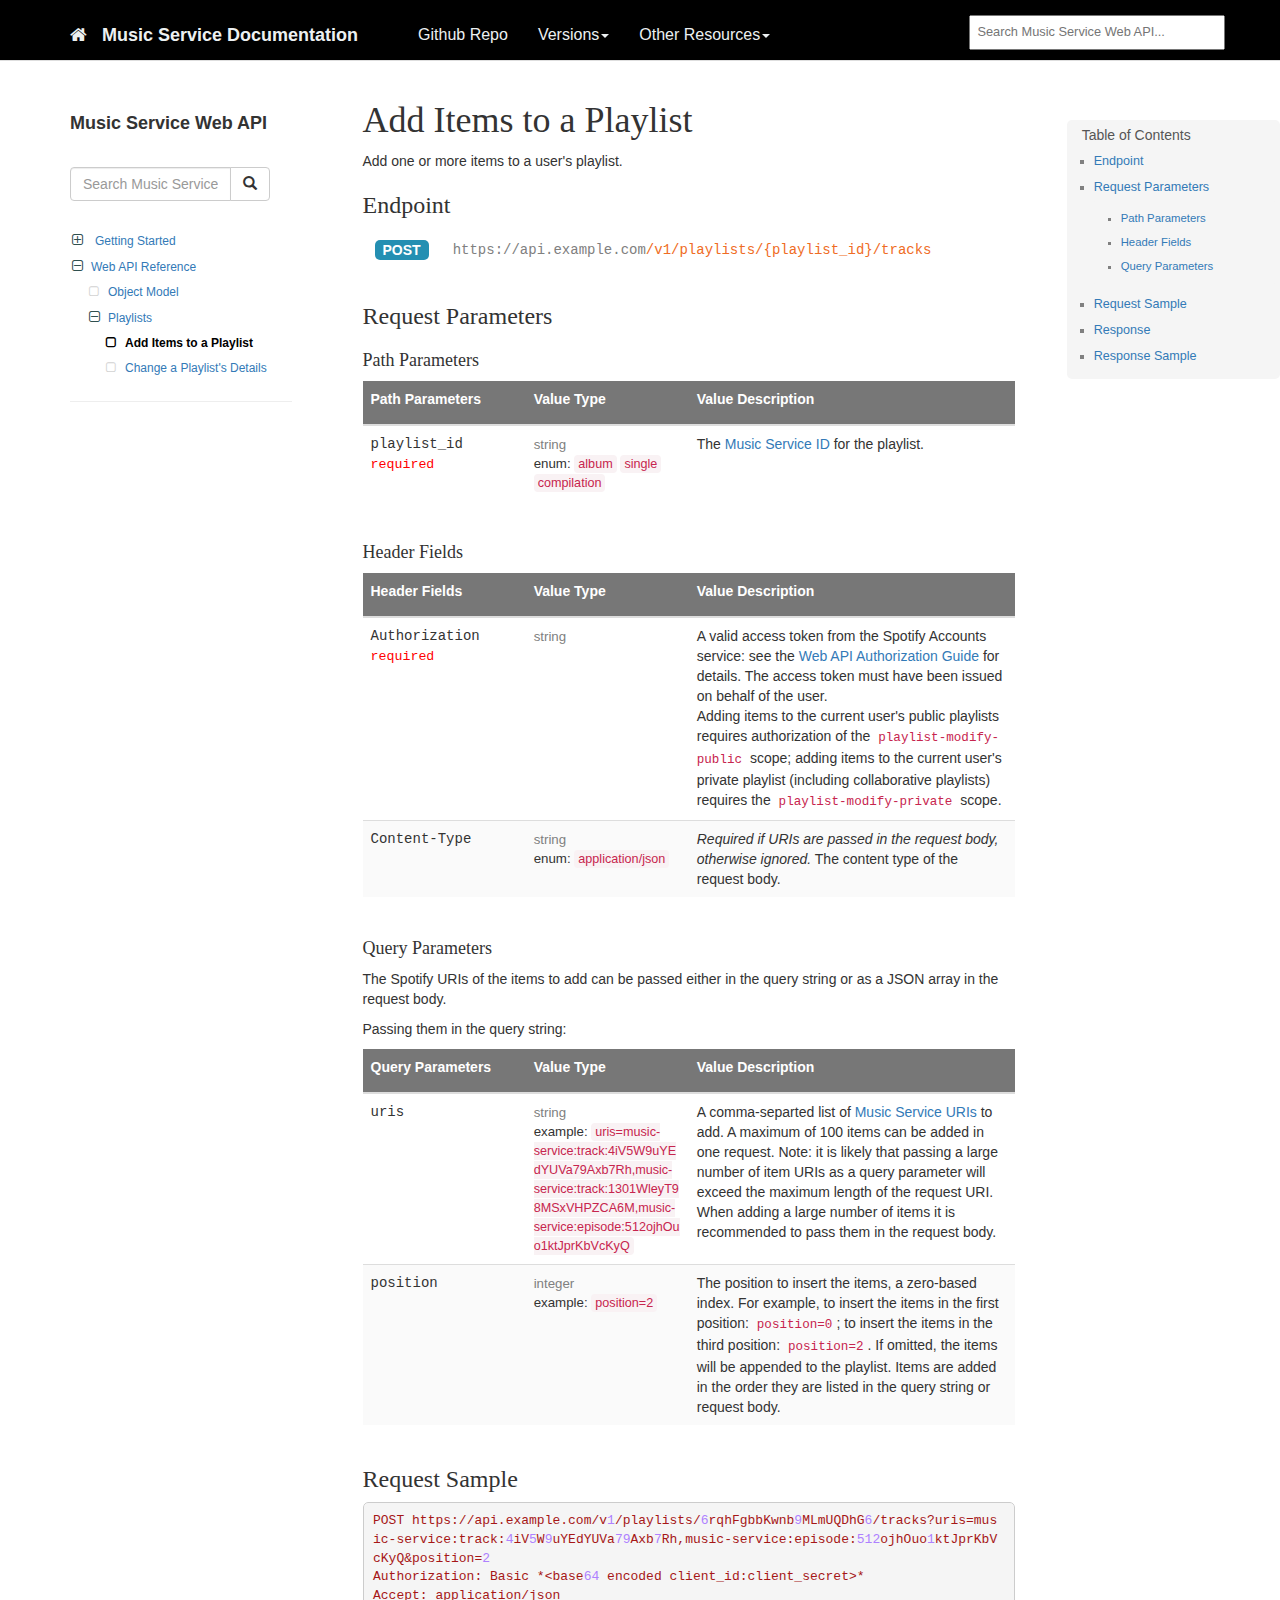
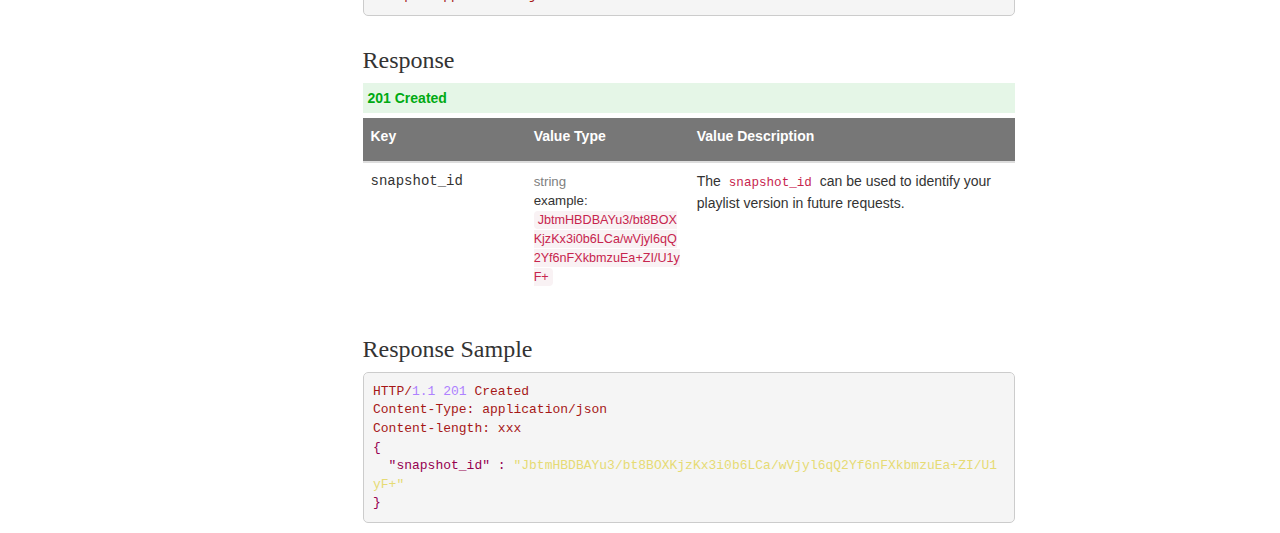
<file: reference/playlists/add-items-to-playlist.html>
<!DOCTYPE html>
<html>
<head>
    



    <meta charset="utf-8">
    <title>Add Items to a Playlist | Music Service Documentation</title>
    <base target="_self">
    <meta name="description" content="Add one or more items to a user's playlist. Endpoint   POST   https://api.example.com/v1/playlists/{playlist_id}/tracks   <h2... " />
    <meta name="viewport" content="width=device-width, initial-scale=1.0">
    <meta name="google" value="notranslate">
    <link rel="icon"  type="image/x-icon" href="../../favicon.ico">

    <!--stylesheets / link tags loaded here-->
    <link href="https://fonts.googleapis.com/css2?family=Fira+Mono&display=swap" rel="stylesheet">
    <link rel="stylesheet" type="text/css" href="../../assets/css/font-awesome.min.css">
    <link rel="stylesheet" href="../../assets/css/sidebar.css" />
    <link rel="stylesheet" href="../../assets/css/bootstrap.min.css" />
    <link rel="stylesheet" href="../../assets/css/monokai.css" />
    <link rel="stylesheet" href="../../assets/css/musictheme.css" />
    <link rel="stylesheet" href="../../assets/css/customstyles.css" />
    <link rel="stylesheet" href="../../assets/css/api.css" />

    <script src="../../assets/js/jquery.min.js"></script>
    <script src="../../assets/js/navgoco.jquery.min.js"></script>

</head>
<body data-spy="scroll" data-target="nav#toc" data-offset="20">
<div class="page-container">

    <!-- Navigation -->
    <nav class="navbar navbar-default navbar-fixed-top">
        <div class="container topnavlinks">
            <div class="navbar-header">
                <button type="button" class="navbar-toggle" data-toggle="collapse" data-target="#bs-example-navbar-collapse-1">
                    <span class="sr-only">Toggle topnav</span>
                    <span class="icon-bar"></span>
                    <span class="icon-bar"></span>
                    <span class="icon-bar"></span>
                </button>
                <button type="button" class="navbar-toggle toggle-sidebar-button"  data-toggle="offcanvas" data-target=".sidebar-nav">
                    <span class="sr-only">Toggle sidebar</span>
                    <span class="sidebarToggle fa fa-columns fa-2x"></span>
                </button>
                    
                    <a class="fa fa-home fa-lg navbar-brand" href="../../index.html">
                    &nbsp;<span class="projectTitle"> Music Service Documentation</span>
                    
                </a>
            </div>

            <div class="collapse navbar-collapse" id="bs-example-navbar-collapse-1">
                <ul class="nav navbar-nav navbar-left">
                    <!-- entries without drop-downs appear here -->
                    
                    
                    
                    
                    <li><a href="https://github.com/AnneCYH" class="noCrossRef">Github Repo</a></li>
                    
                    
                    
                    <!-- entries with drop-downs appear here -->

                    
                    
                    <li class="dropdown">
                        <a href="#" class="dropdown-toggle" data-toggle="dropdown">Versions<b class="caret"></b></a>
                        <ul class="dropdown-menu">
                            
                            
                            <li><a href="../../index.html">Music Service Web API (v1)</a></li>
                            
                            
                            
                            <li><a href="../../index.html">Music Service Web API (v2)</a></li>
                            
                            
                        </ul>
                    </li>
                    
                    <li class="dropdown">
                        <a href="#" class="dropdown-toggle" data-toggle="dropdown">Other Resources<b class="caret"></b></a>
                        <ul class="dropdown-menu">
                            
                            
                            <li><a href="https://developer.example.com/" class="noCrossRef">Music Service Developer Documentation (Official)</a></li>
                            
                            
                        </ul>
                    </li>
                    
                    
</ul>
<ul class="nav navbar-nav navbar-right">

                    <li>
                        <!--start search-->
                        <div id="search-demo-container">
                 <form action="search.html" method="get">
                <input type="text" id="search-input" placeholder="Search Music Service Web API..." name="query">
                </form>
                </div>
                        <!--end search-->
                    </li>
                </ul>
            </div>
            </div>
            <!-- /.container -->
    </nav>
    <div class="container">
        <div class="row row-offcanvas row-offcanvas-left">

            <!-- sidebar -->
            <div class="col-xs-6 col-sm-3 sidebar-offcanvas" id="sidebar" role="navigation">
                <!--<ul class="nav">-->
                    <!--<li class="active"><a href="#">Home</a></li>-->
                    <!--<li><a href="#">Link 1</a></li>-->
                    <!--<li><a href="#">Link 2</a></li>-->
                    <!--<li><a href="#">Link 3</a></li>-->
                <!--</ul>-->
                





<div class="mydocsidebar">
<div class="sidebar-inner">
<div class="productTitle">Music Service Web API</div>
<!-- search bar -->

<div class="sidebarSearchBar">
<form action="../../search-music-service.html" method="get">
  <div class="input-group search">
    <input type="text" id="search-box" name="query" class="form-control" placeholder="Search Music Service Web API...">
    <div class="input-group-btn">
      <button class="btn btn-default" type="submit" value="search">
        <i class="glyphicon glyphicon-search"></i>
      </button>
    </div>
  </div>
</form>
</div>

<!-- end search bar -->
<ul id="docnavsidebar" class="docnav">
    
    <li class="level1"><a href="../../index.html">Getting Started</a>
        <ul style="display:none">
            

            
            
            <li class="level1items"><a href="../../authorization.html">Authorization</a></li>
            
            

            

            
        </ul>

        
    <li class="level1"><a href="../../reference.html">Web API Reference</a>
        <ul style="display:none">
            

            
            
            <li class="level1items"><a href="../../reference/object-model.html">Object Model</a></li>
            
            

            

            <li class="level2"><a class="subfoldersTitle" href="../../reference/playlists.html">Playlists</a>
                <ul style="display:none;">
                    

                    
                    
                    <li class="level2items open"><a href="../../reference/playlists/add-items-to-playlist.html">Add Items to a Playlist</a></li>
                    
                    

                    

                    

                    
                    
                    <li class="level2items"><a href="../../reference/playlists/change-playlist-details.html">Change a Playlist's Details</a></li>
                    
                    

                    

                    
                </ul>
            </li>

            

            
        </ul>

        

    </li>
</ul>

<hr class="resourceSeparator"></hr>
<div class="relatedResources"></div>
<ul id="entrypages">
        
    </li>
</ul>
</div>
</div>
<script>$("li.open").parents('li').toggleClass("open");</script>

            </div>

            <!-- main area -->
            <div class="col-xs-12 col-sm-7">
                
                <h1>Add Items to a Playlist</h1>
                 
                 <div class="toc-main-column">
                 
<style>
div#toc2 >ul::before {
    content: "Table of Contents";
    margin-left: -20px;
}
</style>
<script>
$( document ).ready(function() {
  // Handler for .ready() called.

$('#toc2').toc({ minimumHeaders: 2, listType: 'ul', showSpeed: 0, headers: 'h2,h3,h4' });

/* this offset helps account for the space taken up by the floating toolbar. */
$('#toc2').on('click', 'a', function() {
  var target = $(this.getAttribute('href'))
    , scroll_target = target.offset().top

  $(window).scrollTop(scroll_target - 80);
  return false
})

});
</script>

<nav id="toc2"></nav>


               </div>
                
<p>Add one or more items to a user's playlist.</p>

<h2 id="endpoint">Endpoint</h2>

<div class="api-req-row">
  <div class="api-req-col api-req-left">
    <p><span class="api-http-small http-post">POST</span></p>
  </div>
  <div class="api-req-col api-req-right">
    <p><span style="color: #808080;">https://api.example.com</span><span class="api-req-endpoint">/v1/playlists/{playlist_id}/tracks</span></p>
  </div>
</div>

<h2 id="request-parameters">Request Parameters</h2>

<h3 id="path-parameters">Path Parameters</h3>

<div style="width: 100%; overflow-x:auto;">
<table class="api-schemas">
  <colgroup>
    <col style="width: 25%;" />
    <col style="width: 25%;" />
    <col style="width: 50%;" />
  </colgroup>
  <thead>
    <tr>
      <th>Path Parameters</th>
      <th>Value Type</th>
      <th>Value Description</th>
    </tr>
  </thead>
  <tbody>
    <tr>
      <td>playlist_id <br /><span class="api-required"></span></td>
      <td>








<p><span style="color: #808080; font-size: 95%;">string</span>
</p>


  
  <p style="font-size: 95%;">enum: <span class="api-code">album</span> <span class="api-code">single</span> <span class="api-code">compilation</span></p>


</td>
      <td>The <a href="../../index.html#music-service-uris-and-ids">Music Service ID</a>
 for the playlist.</td>
    </tr>
  </tbody>
</table>
</div>

<h3 id="header-fields">Header Fields</h3>

<div style="width: 100%; overflow-x:auto;">
<table class="api-schemas">
  <colgroup>
    <col style="width: 25%;" />
    <col style="width: 25%;" />
    <col style="width: 50%;" />
  </colgroup>
  <thead>
    <tr>
      <th>Header Fields</th>
      <th>Value Type</th>
      <th>Value Description</th>
    </tr>
  </thead>
  <tbody>
    <tr>
      <td>Authorization <br /><span class="api-required"></span></td>
      <td>








<p><span style="color: #808080; font-size: 95%;">string</span>
</p>



</td>
      <td><p>A valid access token from the Spotify Accounts service: see the
<a href="../../authorization.html">Web API Authorization Guide</a> for details.
The access token must have been issued on behalf of the user.
</p>
          <p>Adding items to the current user's public playlists requires authorization
            of the <code>playlist-modify-public</code> scope; adding items to the current
            user's private playlist (including collaborative playlists) requires the
            <code>playlist-modify-private</code> scope.</p>
      </td>
    </tr>
    
    <tr>
      <td>Content-Type </td>
      <td>








<p><span style="color: #808080; font-size: 95%;">string</span>
</p>


  
  <p style="font-size: 95%;">enum: <span class="api-code">application/json</span></p>


</td>
      <td><i>Required if URIs are passed in the request body, otherwise ignored.</i>
  The content type of the request body.</td>
    </tr>

  </tbody>
</table>
</div>

<h3 id="query-parameters">Query Parameters</h3>

<p>The Spotify URIs of the items to add can be passed either in the query string or as
a JSON array in the request body.</p>

<p>Passing them in the query string:</p>

<div style="width: 100%; overflow-x:auto;">
<table class="api-schemas">
  <colgroup>
    <col style="width: 25%;" />
    <col style="width: 25%;" />
    <col style="width: 50%;" />
  </colgroup>
  <thead>
    <tr>
      <th>Query Parameters</th>
      <th>Value Type</th>
      <th>Value Description</th>
    </tr>
  </thead>
  <tbody>
    <tr>
      <td>uris</td>
      <td>








<p><span style="color: #808080; font-size: 95%;">string</span>
</p>



  <p style="font-size: 95%;">example: <span class="api-code">uris=music-service:track:4iV5W9uYEdYUVa79Axb7Rh,music-service:track:1301WleyT98MSxVHPZCA6M,music-service:episode:512ojhOuo1ktJprKbVcKyQ</span></p>  

</td>
      <td>A comma-separted list of <a href="../../index.html#music-service-uris-and-ids">Music Service URIs</a>
 to add.
          A maximum of 100 items can be added in one request. Note: it is likely that passing a large
          number of item URIs as a query parameter will exceed the maximum length of the request URI.
          When adding a large number of items it is recommended to pass them in the request body.</td>
    </tr>
    <tr>
      <td>position</td>
      <td>








<p><span style="color: #808080; font-size: 95%;">integer</span>
</p>



  <p style="font-size: 95%;">example: <span class="api-code">position=2</span></p>  

</td>
      <td>The position to insert the items, a zero-based index. For example, to insert
        the items in the first position: <code>position=0</code>; to insert the items in the third position:
        <code>position=2</code>. If omitted, the items will be appended to the playlist. Items are added
        in the order they are listed in the query string or request body.</td>
    </tr>
  </tbody>
</table>
</div>

<h2 id="request-sample">Request Sample</h2>

<div class="language-json highlighter-rouge"><div class="highlight"><pre class="highlight"><code><span class="err">POST</span><span class="w"> </span><span class="err">https://api.example.com/v</span><span class="mi">1</span><span class="err">/playlists/</span><span class="mi">6</span><span class="err">rqhFgbbKwnb</span><span class="mi">9</span><span class="err">MLmUQDhG</span><span class="mi">6</span><span class="err">/tracks?uris=music-service:track:</span><span class="mi">4</span><span class="err">iV</span><span class="mi">5</span><span class="err">W</span><span class="mi">9</span><span class="err">uYEdYUVa</span><span class="mi">79</span><span class="err">Axb</span><span class="mi">7</span><span class="err">Rh,music-service:episode:</span><span class="mi">512</span><span class="err">ojhOuo</span><span class="mi">1</span><span class="err">ktJprKbVcKyQ&amp;position=</span><span class="mi">2</span><span class="w">
</span><span class="err">Authorization:</span><span class="w"> </span><span class="err">Basic</span><span class="w"> </span><span class="err">*&lt;base</span><span class="mi">64</span><span class="w"> </span><span class="err">encoded</span><span class="w"> </span><span class="err">client_id:client_secret&gt;*</span><span class="w">
</span><span class="err">Accept:</span><span class="w"> </span><span class="err">application/json</span><span class="w">
</span></code></pre></div></div>

<h2 id="response">Response</h2>

<div class="http-resp resp-ok">201 Created</div>

<div style="width: 100%; overflow-x:auto;">
<table class="api-schemas">
  <colgroup>
    <col style="width: 25%;" />
    <col style="width: 25%;" />
    <col style="width: 50%;" />
  </colgroup>
  <thead>
    <tr>
      <th>Key</th>
      <th>Value Type</th>
      <th>Value Description</th>
    </tr>
  </thead>
  <tbody>
    <tr>
      <td>snapshot_id</td>
      <td>








<p><span style="color: #808080; font-size: 95%;">string</span>
</p>



  <p style="font-size: 95%;">example: <span class="api-code">JbtmHBDBAYu3/bt8BOXKjzKx3i0b6LCa/wVjyl6qQ2Yf6nFXkbmzuEa+ZI/U1yF+</span></p>  

</td>
      <td>The <code>snapshot_id</code> can be used to identify your playlist version in future requests. </td>
    </tr>
  </tbody>
</table>
</div>

<h2 id="response-sample">Response Sample</h2>

<div class="language-json highlighter-rouge"><div class="highlight"><pre class="highlight"><code><span class="err">HTTP/</span><span class="mf">1.1</span><span class="w"> </span><span class="mi">201</span><span class="w"> </span><span class="err">Created</span><span class="w">
</span><span class="err">Content-Type:</span><span class="w"> </span><span class="err">application/json</span><span class="w">
</span><span class="err">Content-length:</span><span class="w"> </span><span class="err">xxx</span><span class="w">
</span><span class="p">{</span><span class="w">
  </span><span class="nl">"snapshot_id"</span><span class="w"> </span><span class="p">:</span><span class="w"> </span><span class="s2">"JbtmHBDBAYu3/bt8BOXKjzKx3i0b6LCa/wVjyl6qQ2Yf6nFXkbmzuEa+ZI/U1yF+"</span><span class="w">
</span><span class="p">}</span><span class="w">
</span></code></pre></div></div>


                <div class="toc-main-column">
                

              </div>
                 



            </div><!-- /.col-xs-12 main -->

            <div class="col-xs-12 col-sm-2 right-lane">
              <div class="inner">


<style>
nav#toc >ul::before, nav#toc2 >ul::before {
    content: "Table of Contents";
}
</style>
<script>
$( document ).ready(function() {
  // Handler for .ready() called.

$('#toc').toc({ minimumHeaders: 2, listType: 'ul', showSpeed: 0, headers: 'h2,h3,h4' });

/* this offset helps account for the space taken up by the floating toolbar. */
$('#toc').on('click', 'a', function() {
  var target = $(this.getAttribute('href'))
    , scroll_target = target.offset().top

  $(window).scrollTop(scroll_target - 80);
  return false
})

});
$(window).scroll(function(){
  $('nav#toc')[0].scrollTop=$(window).scrollTop();
});
</script>

<nav id="toc"></nav>


</div>

              

        </div><!--/.row-->
    </div><!--/.container-->
</div><!--/.page-container-->



<!--scripts loaded here-->

<script src="../../assets/js/bootstrap.min.js"></script>
<script src="../../assets/js/toc.js"></script>
<script src="../../assets/js/anchor.min.js"></script>
<script>
    $( document ).ready(function() {
        $("#docnavsidebar").navgoco({
            caretHtml: '',
            accordion: true,
            openClass: 'open', // open
            save: false, // leave false or nav highlighting doesn't work right
            cookie: {
                name: 'navgoco',
                expires: false,
                path: '/'
            },
            slide: {
                duration: 300,
                easing: 'swing'
            }
        });

    });

</script>
<script src="../../assets/js/customscripts.js"></script>

<script>
    $(document).ready(function() {
        $('[data-toggle=offcanvas]').click(function() {
            $('.row-offcanvas').toggleClass('active');
        });
    });
</script>

</body>

</html>
</file>
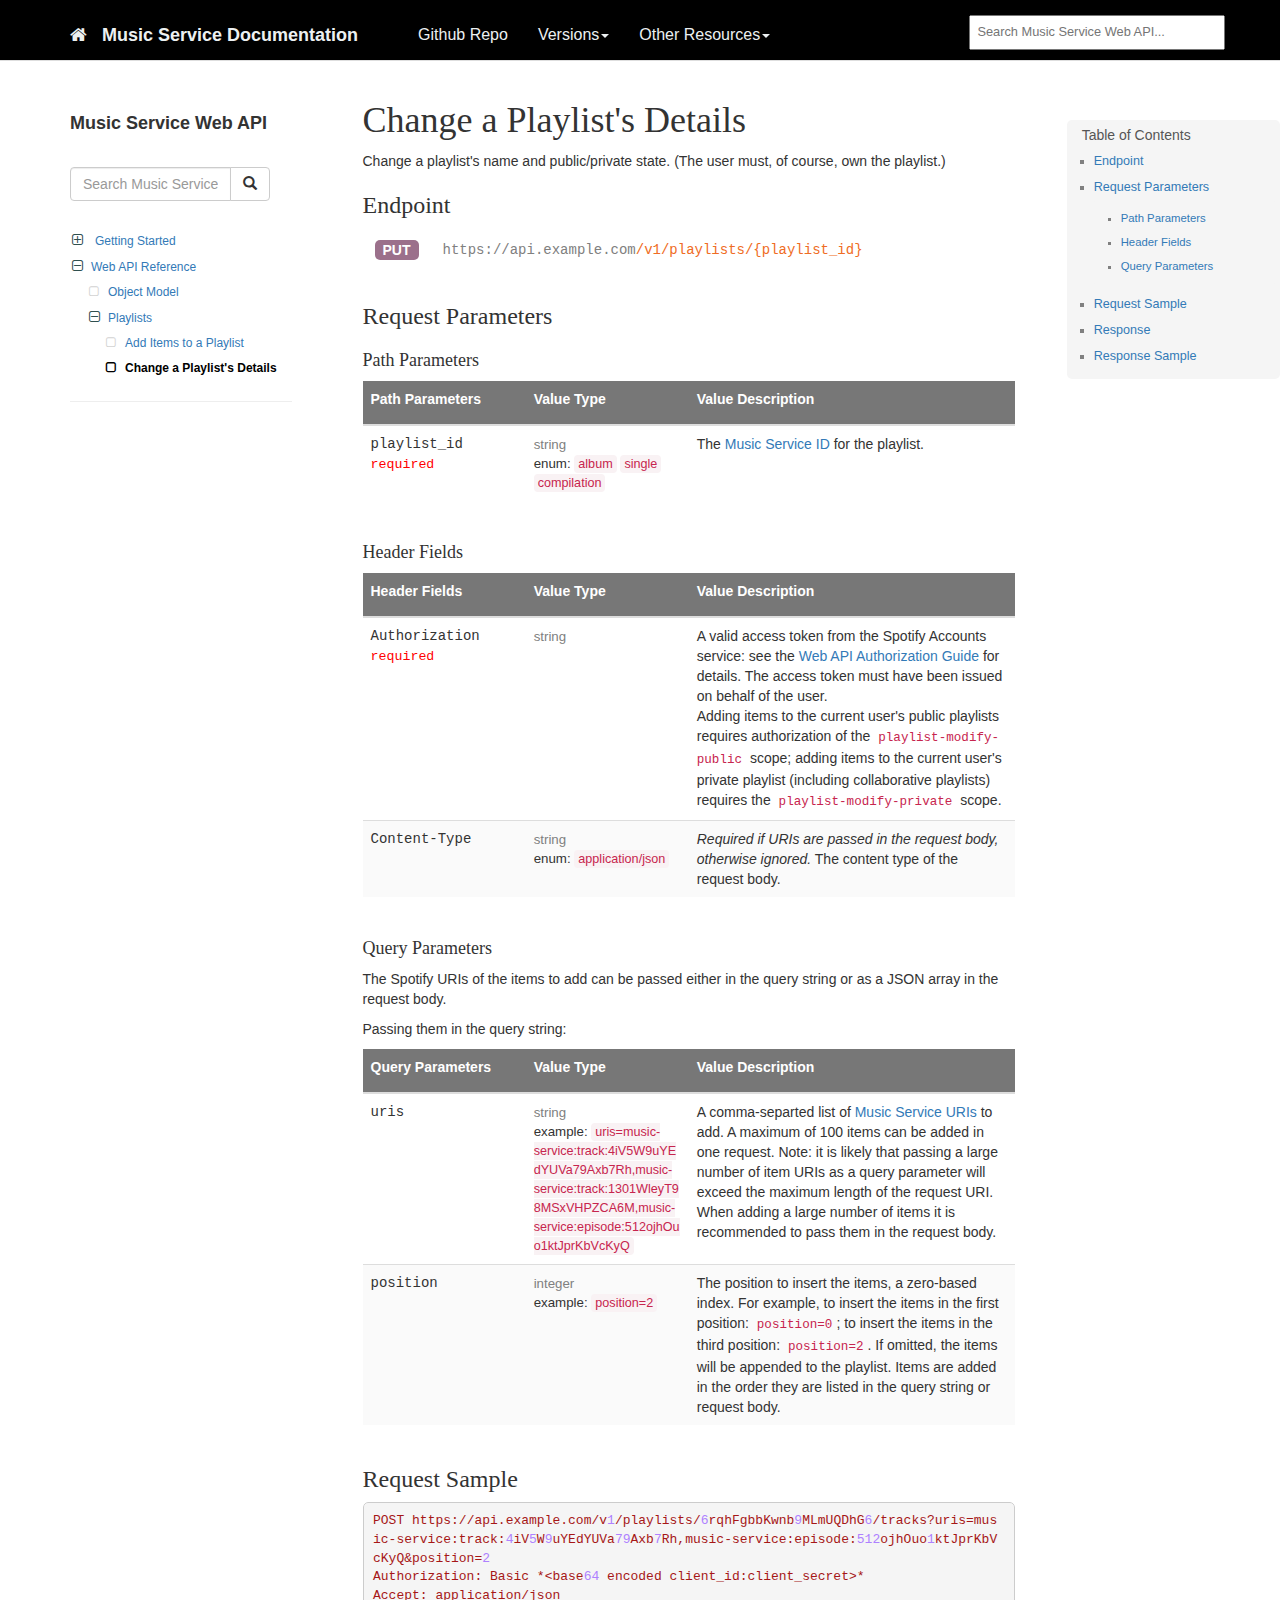
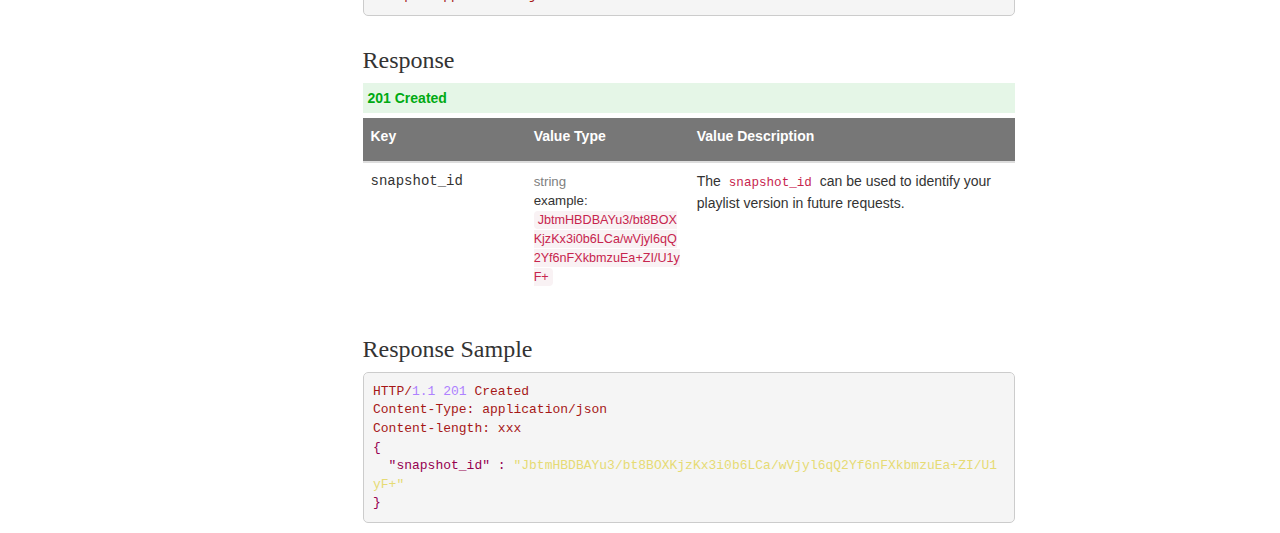
<file: reference/playlists/change-playlist-details.html>
<!DOCTYPE html>
<html>
<head>
    



    <meta charset="utf-8">
    <title>Change a Playlist's Details | Music Service Documentation</title>
    <base target="_self">
    <meta name="description" content="Change a playlist's name and public/private state. (The user must, of course, own the playlist.) Endpoint   PUT   <span... " />
    <meta name="viewport" content="width=device-width, initial-scale=1.0">
    <meta name="google" value="notranslate">
    <link rel="icon"  type="image/x-icon" href="../../favicon.ico">

    <!--stylesheets / link tags loaded here-->
    <link href="https://fonts.googleapis.com/css2?family=Fira+Mono&display=swap" rel="stylesheet">
    <link rel="stylesheet" type="text/css" href="../../assets/css/font-awesome.min.css">
    <link rel="stylesheet" href="../../assets/css/sidebar.css" />
    <link rel="stylesheet" href="../../assets/css/bootstrap.min.css" />
    <link rel="stylesheet" href="../../assets/css/monokai.css" />
    <link rel="stylesheet" href="../../assets/css/musictheme.css" />
    <link rel="stylesheet" href="../../assets/css/customstyles.css" />
    <link rel="stylesheet" href="../../assets/css/api.css" />

    <script src="../../assets/js/jquery.min.js"></script>
    <script src="../../assets/js/navgoco.jquery.min.js"></script>

</head>
<body data-spy="scroll" data-target="nav#toc" data-offset="20">
<div class="page-container">

    <!-- Navigation -->
    <nav class="navbar navbar-default navbar-fixed-top">
        <div class="container topnavlinks">
            <div class="navbar-header">
                <button type="button" class="navbar-toggle" data-toggle="collapse" data-target="#bs-example-navbar-collapse-1">
                    <span class="sr-only">Toggle topnav</span>
                    <span class="icon-bar"></span>
                    <span class="icon-bar"></span>
                    <span class="icon-bar"></span>
                </button>
                <button type="button" class="navbar-toggle toggle-sidebar-button"  data-toggle="offcanvas" data-target=".sidebar-nav">
                    <span class="sr-only">Toggle sidebar</span>
                    <span class="sidebarToggle fa fa-columns fa-2x"></span>
                </button>
                    
                    <a class="fa fa-home fa-lg navbar-brand" href="../../index.html">
                    &nbsp;<span class="projectTitle"> Music Service Documentation</span>
                    
                </a>
            </div>

            <div class="collapse navbar-collapse" id="bs-example-navbar-collapse-1">
                <ul class="nav navbar-nav navbar-left">
                    <!-- entries without drop-downs appear here -->
                    
                    
                    
                    
                    <li><a href="https://github.com/AnneCYH" class="noCrossRef">Github Repo</a></li>
                    
                    
                    
                    <!-- entries with drop-downs appear here -->

                    
                    
                    <li class="dropdown">
                        <a href="#" class="dropdown-toggle" data-toggle="dropdown">Versions<b class="caret"></b></a>
                        <ul class="dropdown-menu">
                            
                            
                            <li><a href="../../index.html">Music Service Web API (v1)</a></li>
                            
                            
                            
                            <li><a href="../../index.html">Music Service Web API (v2)</a></li>
                            
                            
                        </ul>
                    </li>
                    
                    <li class="dropdown">
                        <a href="#" class="dropdown-toggle" data-toggle="dropdown">Other Resources<b class="caret"></b></a>
                        <ul class="dropdown-menu">
                            
                            
                            <li><a href="https://developer.example.com/" class="noCrossRef">Music Service Developer Documentation (Official)</a></li>
                            
                            
                        </ul>
                    </li>
                    
                    
</ul>
<ul class="nav navbar-nav navbar-right">

                    <li>
                        <!--start search-->
                        <div id="search-demo-container">
                 <form action="search.html" method="get">
                <input type="text" id="search-input" placeholder="Search Music Service Web API..." name="query">
                </form>
                </div>
                        <!--end search-->
                    </li>
                </ul>
            </div>
            </div>
            <!-- /.container -->
    </nav>
    <div class="container">
        <div class="row row-offcanvas row-offcanvas-left">

            <!-- sidebar -->
            <div class="col-xs-6 col-sm-3 sidebar-offcanvas" id="sidebar" role="navigation">
                <!--<ul class="nav">-->
                    <!--<li class="active"><a href="#">Home</a></li>-->
                    <!--<li><a href="#">Link 1</a></li>-->
                    <!--<li><a href="#">Link 2</a></li>-->
                    <!--<li><a href="#">Link 3</a></li>-->
                <!--</ul>-->
                





<div class="mydocsidebar">
<div class="sidebar-inner">
<div class="productTitle">Music Service Web API</div>
<!-- search bar -->

<div class="sidebarSearchBar">
<form action="../../search-music-service.html" method="get">
  <div class="input-group search">
    <input type="text" id="search-box" name="query" class="form-control" placeholder="Search Music Service Web API...">
    <div class="input-group-btn">
      <button class="btn btn-default" type="submit" value="search">
        <i class="glyphicon glyphicon-search"></i>
      </button>
    </div>
  </div>
</form>
</div>

<!-- end search bar -->
<ul id="docnavsidebar" class="docnav">
    
    <li class="level1"><a href="../../index.html">Getting Started</a>
        <ul style="display:none">
            

            
            
            <li class="level1items"><a href="../../authorization.html">Authorization</a></li>
            
            

            

            
        </ul>

        
    <li class="level1"><a href="../../reference.html">Web API Reference</a>
        <ul style="display:none">
            

            
            
            <li class="level1items"><a href="../../reference/object-model.html">Object Model</a></li>
            
            

            

            <li class="level2"><a class="subfoldersTitle" href="../../reference/playlists.html">Playlists</a>
                <ul style="display:none;">
                    

                    
                    
                    <li class="level2items"><a href="../../reference/playlists/add-items-to-playlist.html">Add Items to a Playlist</a></li>
                    
                    

                    

                    

                    
                    
                    <li class="level2items open"><a href="../../reference/playlists/change-playlist-details.html">Change a Playlist's Details</a></li>
                    
                    

                    

                    
                </ul>
            </li>

            

            
        </ul>

        

    </li>
</ul>

<hr class="resourceSeparator"></hr>
<div class="relatedResources"></div>
<ul id="entrypages">
        
    </li>
</ul>
</div>
</div>
<script>$("li.open").parents('li').toggleClass("open");</script>

            </div>

            <!-- main area -->
            <div class="col-xs-12 col-sm-7">
                
                <h1>Change a Playlist's Details</h1>
                 
                 <div class="toc-main-column">
                 
<style>
div#toc2 >ul::before {
    content: "Table of Contents";
    margin-left: -20px;
}
</style>
<script>
$( document ).ready(function() {
  // Handler for .ready() called.

$('#toc2').toc({ minimumHeaders: 2, listType: 'ul', showSpeed: 0, headers: 'h2,h3,h4' });

/* this offset helps account for the space taken up by the floating toolbar. */
$('#toc2').on('click', 'a', function() {
  var target = $(this.getAttribute('href'))
    , scroll_target = target.offset().top

  $(window).scrollTop(scroll_target - 80);
  return false
})

});
</script>

<nav id="toc2"></nav>


               </div>
                
<p>Change a playlist's name and public/private state. (The user must, of course, own
  the playlist.)</p>

<h2 id="endpoint">Endpoint</h2>

<div class="api-req-row">
  <div class="api-req-col api-req-left">
    <p><span class="api-http-small http-put">PUT</span></p>
  </div>
  <div class="api-req-col api-req-right">
    <p><span style="color: #808080;">https://api.example.com</span><span class="api-req-endpoint">/v1/playlists/{playlist_id}</span></p>
  </div>
</div>

<h2 id="request-parameters">Request Parameters</h2>

<h3 id="path-parameters">Path Parameters</h3>

<div style="width: 100%; overflow-x:auto;">
<table class="api-schemas">
  <colgroup>
    <col style="width: 25%;" />
    <col style="width: 25%;" />
    <col style="width: 50%;" />
  </colgroup>
  <thead>
    <tr>
      <th>Path Parameters</th>
      <th>Value Type</th>
      <th>Value Description</th>
    </tr>
  </thead>
  <tbody>
    <tr>
      <td>playlist_id <br /><span class="api-required"></span></td>
      <td>








<p><span style="color: #808080; font-size: 95%;">string</span>
</p>


  
  <p style="font-size: 95%;">enum: <span class="api-code">album</span> <span class="api-code">single</span> <span class="api-code">compilation</span></p>


</td>
      <td>The <a href="../../index.html#music-service-uris-and-ids">Music Service ID</a>
 for the playlist.</td>
    </tr>
  </tbody>
</table>
</div>

<h3 id="header-fields">Header Fields</h3>

<div style="width: 100%; overflow-x:auto;">
<table class="api-schemas">
  <colgroup>
    <col style="width: 25%;" />
    <col style="width: 25%;" />
    <col style="width: 50%;" />
  </colgroup>
  <thead>
    <tr>
      <th>Header Fields</th>
      <th>Value Type</th>
      <th>Value Description</th>
    </tr>
  </thead>
  <tbody>
    <tr>
      <td>Authorization <br /><span class="api-required"></span></td>
      <td>








<p><span style="color: #808080; font-size: 95%;">string</span>
</p>



</td>
      <td><p>A valid access token from the Spotify Accounts service: see the
<a href="../../authorization.html">Web API Authorization Guide</a> for details.
The access token must have been issued on behalf of the user.
</p>
          <p>Adding items to the current user's public playlists requires authorization
            of the <code>playlist-modify-public</code> scope; adding items to the current
            user's private playlist (including collaborative playlists) requires the
            <code>playlist-modify-private</code> scope.</p>
      </td>
    </tr>
    
    <tr>
      <td>Content-Type </td>
      <td>








<p><span style="color: #808080; font-size: 95%;">string</span>
</p>


  
  <p style="font-size: 95%;">enum: <span class="api-code">application/json</span></p>


</td>
      <td><i>Required if URIs are passed in the request body, otherwise ignored.</i>
  The content type of the request body.</td>
    </tr>

  </tbody>
</table>
</div>

<h3 id="query-parameters">Query Parameters</h3>

<p>The Spotify URIs of the items to add can be passed either in the query string or as
a JSON array in the request body.</p>

<p>Passing them in the query string:</p>

<div style="width: 100%; overflow-x:auto;">
<table class="api-schemas">
  <colgroup>
    <col style="width: 25%;" />
    <col style="width: 25%;" />
    <col style="width: 50%;" />
  </colgroup>
  <thead>
    <tr>
      <th>Query Parameters</th>
      <th>Value Type</th>
      <th>Value Description</th>
    </tr>
  </thead>
  <tbody>
    <tr>
      <td>uris</td>
      <td>








<p><span style="color: #808080; font-size: 95%;">string</span>
</p>



  <p style="font-size: 95%;">example: <span class="api-code">uris=music-service:track:4iV5W9uYEdYUVa79Axb7Rh,music-service:track:1301WleyT98MSxVHPZCA6M,music-service:episode:512ojhOuo1ktJprKbVcKyQ</span></p>  

</td>
      <td>A comma-separted list of <a href="../../index.html#music-service-uris-and-ids">Music Service URIs</a>
 to add.
          A maximum of 100 items can be added in one request. Note: it is likely that passing a large
          number of item URIs as a query parameter will exceed the maximum length of the request URI.
          When adding a large number of items it is recommended to pass them in the request body.</td>
    </tr>
    <tr>
      <td>position</td>
      <td>








<p><span style="color: #808080; font-size: 95%;">integer</span>
</p>



  <p style="font-size: 95%;">example: <span class="api-code">position=2</span></p>  

</td>
      <td>The position to insert the items, a zero-based index. For example, to insert
        the items in the first position: <code>position=0</code>; to insert the items in the third position:
        <code>position=2</code>. If omitted, the items will be appended to the playlist. Items are added
        in the order they are listed in the query string or request body.</td>
    </tr>
  </tbody>
</table>
</div>

<h2 id="request-sample">Request Sample</h2>

<div class="language-json highlighter-rouge"><div class="highlight"><pre class="highlight"><code><span class="err">POST</span><span class="w"> </span><span class="err">https://api.example.com/v</span><span class="mi">1</span><span class="err">/playlists/</span><span class="mi">6</span><span class="err">rqhFgbbKwnb</span><span class="mi">9</span><span class="err">MLmUQDhG</span><span class="mi">6</span><span class="err">/tracks?uris=music-service:track:</span><span class="mi">4</span><span class="err">iV</span><span class="mi">5</span><span class="err">W</span><span class="mi">9</span><span class="err">uYEdYUVa</span><span class="mi">79</span><span class="err">Axb</span><span class="mi">7</span><span class="err">Rh,music-service:episode:</span><span class="mi">512</span><span class="err">ojhOuo</span><span class="mi">1</span><span class="err">ktJprKbVcKyQ&amp;position=</span><span class="mi">2</span><span class="w">
</span><span class="err">Authorization:</span><span class="w"> </span><span class="err">Basic</span><span class="w"> </span><span class="err">*&lt;base</span><span class="mi">64</span><span class="w"> </span><span class="err">encoded</span><span class="w"> </span><span class="err">client_id:client_secret&gt;*</span><span class="w">
</span><span class="err">Accept:</span><span class="w"> </span><span class="err">application/json</span><span class="w">
</span></code></pre></div></div>

<h2 id="response">Response</h2>

<div class="http-resp resp-ok">201 Created</div>

<div style="width: 100%; overflow-x:auto;">
<table class="api-schemas">
  <colgroup>
    <col style="width: 25%;" />
    <col style="width: 25%;" />
    <col style="width: 50%;" />
  </colgroup>
  <thead>
    <tr>
      <th>Key</th>
      <th>Value Type</th>
      <th>Value Description</th>
    </tr>
  </thead>
  <tbody>
    <tr>
      <td>snapshot_id</td>
      <td>








<p><span style="color: #808080; font-size: 95%;">string</span>
</p>



  <p style="font-size: 95%;">example: <span class="api-code">JbtmHBDBAYu3/bt8BOXKjzKx3i0b6LCa/wVjyl6qQ2Yf6nFXkbmzuEa+ZI/U1yF+</span></p>  

</td>
      <td>The <code>snapshot_id</code> can be used to identify your playlist version in future requests. </td>
    </tr>
  </tbody>
</table>
</div>

<h2 id="response-sample">Response Sample</h2>

<div class="language-json highlighter-rouge"><div class="highlight"><pre class="highlight"><code><span class="err">HTTP/</span><span class="mf">1.1</span><span class="w"> </span><span class="mi">201</span><span class="w"> </span><span class="err">Created</span><span class="w">
</span><span class="err">Content-Type:</span><span class="w"> </span><span class="err">application/json</span><span class="w">
</span><span class="err">Content-length:</span><span class="w"> </span><span class="err">xxx</span><span class="w">
</span><span class="p">{</span><span class="w">
  </span><span class="nl">"snapshot_id"</span><span class="w"> </span><span class="p">:</span><span class="w"> </span><span class="s2">"JbtmHBDBAYu3/bt8BOXKjzKx3i0b6LCa/wVjyl6qQ2Yf6nFXkbmzuEa+ZI/U1yF+"</span><span class="w">
</span><span class="p">}</span><span class="w">
</span></code></pre></div></div>


                <div class="toc-main-column">
                

              </div>
                 



            </div><!-- /.col-xs-12 main -->

            <div class="col-xs-12 col-sm-2 right-lane">
              <div class="inner">


<style>
nav#toc >ul::before, nav#toc2 >ul::before {
    content: "Table of Contents";
}
</style>
<script>
$( document ).ready(function() {
  // Handler for .ready() called.

$('#toc').toc({ minimumHeaders: 2, listType: 'ul', showSpeed: 0, headers: 'h2,h3,h4' });

/* this offset helps account for the space taken up by the floating toolbar. */
$('#toc').on('click', 'a', function() {
  var target = $(this.getAttribute('href'))
    , scroll_target = target.offset().top

  $(window).scrollTop(scroll_target - 80);
  return false
})

});
$(window).scroll(function(){
  $('nav#toc')[0].scrollTop=$(window).scrollTop();
});
</script>

<nav id="toc"></nav>


</div>

              

        </div><!--/.row-->
    </div><!--/.container-->
</div><!--/.page-container-->



<!--scripts loaded here-->

<script src="../../assets/js/bootstrap.min.js"></script>
<script src="../../assets/js/toc.js"></script>
<script src="../../assets/js/anchor.min.js"></script>
<script>
    $( document ).ready(function() {
        $("#docnavsidebar").navgoco({
            caretHtml: '',
            accordion: true,
            openClass: 'open', // open
            save: false, // leave false or nav highlighting doesn't work right
            cookie: {
                name: 'navgoco',
                expires: false,
                path: '/'
            },
            slide: {
                duration: 300,
                easing: 'swing'
            }
        });

    });

</script>
<script src="../../assets/js/customscripts.js"></script>

<script>
    $(document).ready(function() {
        $('[data-toggle=offcanvas]').click(function() {
            $('.row-offcanvas').toggleClass('active');
        });
    });
</script>

</body>

</html>
</file>
<file: assets/css/sidebar.css>
.docnav {
    padding-left:0px;
}
.docnav ul {
    padding-left:15px
}

.docnav li {
    list-style: none;
    font: normal 12px "Open Sans", "Lucida Grande", "Helvetica Neue", Arial;
    border-bottom: 0px;
}

.docnav li a:hover, .docnav li a:active {
    text-decoration: none;
    color: #666;
}
/* plus */
.docnav li.level1 > a > span:after, .docnav li.level2 > a > span:after, .docnav li.level3 > a > span:after {
    content: '\f196';
    font-family: 'FontAwesome';
    color: darkslategray;
    font-size:14px;
    padding-right: 12px;
    text-decoration: none;
}

.docnav li.level1, .docnav li.level2, .docnav li.level3{
    text-indent: -1.7em;

}

/* empty square*/
.docnav li.level1items > a:before, .docnav li.level2items > a:before, .docnav li.level3items > a:before {
    content: '\f096';
    font-family: 'FontAwesome';
    color: lightgray;
    padding-right: 10px;
    text-decoration: none;
}


/* minus */
.docnav li.open > a > span:after {
    content: '\f147';
    font-family: 'FontAwesome';
    color: darkslategray;
    font-size:14px;
    padding-right: 8px;
}


.docnav li.level3, .docnav li.level3items {
    padding-left:2px
}
.docnav li.level2, .docnav li.level2items {
    padding-left: 2px;
}
.docnav li.level1, .docnav li.level1items {
    padding-left: 2px;
}

.docnav li {
    margin: 7px 0px;
}

li.level1.open > ul > li.level1items.open a, li.level2.open > ul > li.level2items.open a, li.level3.open > ul > li.level3items.open a {
    color: black;
    font-weight: bold;
}

li.level1.open > ul > li.level1items.open > a:before, li.level2.open > ul > li.level2items.open > a:before, li.level3.open > ul > li.level3items.open > a:before {
    color: black;
}

.relatedResources {
    font-size: 13px;
    color: black;
    margin:10px 0px;
}

.productTitle {
    font-size: 18px;
    font-weight: bold;
    color: #333333;
    display: block;
    padding-top: 60px;
}

hr.resourceSeparator {
    display: block;
    margin-top: 1.7em;
    margin-bottom: 1.7em;
    margin-left: 0px;
    /*margin-right: auto;*/
    border-width: 1px;
    color: black;
    max-width: 80%;
}

.docnav li a{
  line-height: 18px;
  display:table;
  white-space: pre-wrap; /* css-3 */
  white-space: -moz-pre-wrap; /* Mozilla, since 1999 */
  white-space: -pre-wrap; /* Opera 4-6 */
  white-space: -o-pre-wrap; /* Opera 7 */
  word-wrap: break-word; /* Internet Explorer 5.5+ */
  text-indent: 0px;
}

@media (max-width: 600px) {
  .docnav li a{
    max-width: 180px;
  }
  .githubButton {
    display: none;
  }
}

@media (min-width: 600px) {
  .docnav li a{
    max-width: 240px;
  }
}
</file>
<file: assets/css/monokai.css>
.highlight {
  white-space: pre;
  overflow: auto;
  word-wrap: normal; /* horizontal scrolling */
  -moz-border-radius: 5px;
  -webkit-border-radius: 5px;
  border-radius: 5px;
  /*padding: 15px;*/
  /*background: #202020;*/
  color: #C1C2C3;
}


.highlight .hll { background-color: #202020 }
.highlight .c { color: #75715e } /* Comment */
.highlight .err { color: #960050; background-color: #1e0010 } /* Error */
.highlight .k { color: #66d9ef } /* Keyword */
.highlight .l { color: #ae81ff } /* Literal */
.highlight .n { color: #f8f8f2 } /* Name */
.highlight .o { color: #f92672 } /* Operator */
.highlight .p { color: #960050 } /* Punctuation */
.highlight .cm { color: #75715e } /* Comment.Multiline */
.highlight .cp { color: #75715e } /* Comment.Preproc */
.highlight .c1 { color: #75715e } /* Comment.Single */
.highlight .cs { color: #75715e } /* Comment.Special */
.highlight .ge { font-style: italic } /* Generic.Emph */
.highlight .gs { font-weight: bold } /* Generic.Strong */
.highlight .kc { color: #66d9ef } /* Keyword.Constant */
.highlight .kd { color: #66d9ef } /* Keyword.Declaration */
.highlight .kn { color: #f92672 } /* Keyword.Namespace */
.highlight .kp { color: #66d9ef } /* Keyword.Pseudo */
.highlight .kr { color: #66d9ef } /* Keyword.Reserved */
.highlight .kt { color: #66d9ef } /* Keyword.Type */
.highlight .ld { color: #e6db74 } /* Literal.Date */
.highlight .m { color: #ae81ff } /* Literal.Number */
.highlight .s { color: #e6db74 } /* Literal.String */
.highlight .na { color: #a6e22e } /* Name.Attribute */
.highlight .nb { color: #f8f8f2 } /* Name.Builtin */
.highlight .nc { color: #a6e22e } /* Name.Class */
.highlight .no { color: #66d9ef } /* Name.Constant */
.highlight .nd { color: #a6e22e } /* Name.Decorator */
.highlight .ni { color: #f8f8f2 } /* Name.Entity */
.highlight .ne { color: #a6e22e } /* Name.Exception */
.highlight .nf { color: #a6e22e } /* Name.Function */
.highlight .nl { color: #960050 } /* Name.Label */
.highlight .nn { color: #f8f8f2 } /* Name.Namespace */
.highlight .nx { color: #a6e22e } /* Name.Other */
.highlight .py { color: #f8f8f2 } /* Name.Property */
.highlight .nt { color: #f92672 } /* Name.Tag */
.highlight .nv { color: #f8f8f2 } /* Name.Variable */
.highlight .ow { color: #f92672 } /* Operator.Word */
.highlight .w { color: #f8f8f2 } /* Text.Whitespace */
.highlight .mf { color: #ae81ff } /* Literal.Number.Float */
.highlight .mh { color: #ae81ff } /* Literal.Number.Hex */
.highlight .mi { color: #ae81ff } /* Literal.Number.Integer */
.highlight .mo { color: #ae81ff } /* Literal.Number.Oct */
.highlight .sb { color: #e6db74 } /* Literal.String.Backtick */
.highlight .sc { color: #e6db74 } /* Literal.String.Char */
.highlight .sd { color: #e6db74 } /* Literal.String.Doc */
.highlight .s2 { color: #e6db74 } /* Literal.String.Double */
.highlight .se { color: #ae81ff } /* Literal.String.Escape */
.highlight .sh { color: #e6db74 } /* Literal.String.Heredoc */
.highlight .si { color: #e6db74 } /* Literal.String.Interpol */
.highlight .sx { color: #e6db74 } /* Literal.String.Other */
.highlight .sr { color: #e6db74 } /* Literal.String.Regex */
.highlight .s1 { color: #e6db74 } /* Literal.String.Single */
.highlight .ss { color: #e6db74 } /* Literal.String.Symbol */
.highlight .bp { color: #f8f8f2 } /* Name.Builtin.Pseudo */
.highlight .vc { color: #f8f8f2 } /* Name.Variable.Class */
.highlight .vg { color: #f8f8f2 } /* Name.Variable.Global */
.highlight .vi { color: #f8f8f2 } /* Name.Variable.Instance */
.highlight .il { color: #ae81ff } /* Literal.Number.Integer.Long */

.highlight .gh { } /* Generic Heading & Diff Header */
.highlight .gu { color: #75715e; } /* Generic.Subheading & Diff Unified/Comment? */
.highlight .gd { color: #f92672; } /* Generic.Deleted & Diff Deleted */
.highlight .gi { color: #a6e22e; } /* Generic.Inserted & Diff Inserted */
</file>
<file: assets/css/musictheme.css>
.navbar-default {
  background-color: black;
  border-color: #c9c3c3;
}
.navbar-default .navbar-brand {
  color: #ecf0f1;
}
.navbar-default .navbar-brand:hover,
.navbar-default .navbar-brand:focus {
  color: #ffffff;
}
.navbar-default .navbar-text {
  color: #ecf0f1;
}
.navbar-default .navbar-nav > li > a {
  color: #ecf0f1;
}
.navbar-default .navbar-nav > li > a:hover,
.navbar-default .navbar-nav > li > a:focus {
  color: #ffffff;
}
.navbar-default .navbar-nav > li > .dropdown-menu {
  background-color: #3e52b8;
}
.navbar-default .navbar-nav > li > .dropdown-menu > li > a {
  color: #ecf0f1;
}
.navbar-default .navbar-nav > li > .dropdown-menu > li > a:hover,
.navbar-default .navbar-nav > li > .dropdown-menu > li > a:focus {
  color: #ffffff;
  background-color: #c9c3c3;
}
.navbar-default .navbar-nav > li > .dropdown-menu > li > .divider {
  background-color: #c9c3c3;
}
.navbar-default .navbar-nav .open .dropdown-menu > .active > a,
.navbar-default .navbar-nav .open .dropdown-menu > .active > a:hover,
.navbar-default .navbar-nav .open .dropdown-menu > .active > a:focus {
  color: #ffffff;
  background-color: #c9c3c3;
}
.navbar-default .navbar-nav > .active > a,
.navbar-default .navbar-nav > .active > a:hover,
.navbar-default .navbar-nav > .active > a:focus {
  color: #ffffff;
  background-color: #c9c3c3;
}
.navbar-default .navbar-nav > .open > a,
.navbar-default .navbar-nav > .open > a:hover,
.navbar-default .navbar-nav > .open > a:focus {
  color: #ffffff;
  background-color: #c9c3c3;
}
.navbar-default .navbar-toggle {
  border-color: #c9c3c3;
}
.navbar-default .navbar-toggle:hover,
.navbar-default .navbar-toggle:focus {
  background-color: #c9c3c3;
}
.navbar-default .navbar-toggle .icon-bar {
  background-color: #ecf0f1;
}
.navbar-default .navbar-collapse,
.navbar-default .navbar-form {
  border-color: #ecf0f1;
}
.navbar-default .navbar-link {
  color: #ecf0f1;
}
.navbar-default .navbar-link:hover {
  color: #ffffff;
}

@media (max-width: 767px) {
  .navbar-default .navbar-nav .open .dropdown-menu > li > a {
    color: #ecf0f1;
  }
  .navbar-default .navbar-nav .open .dropdown-menu > li > a:hover,
  .navbar-default .navbar-nav .open .dropdown-menu > li > a:focus {
    color: #ffffff;
  }
  .navbar-default .navbar-nav .open .dropdown-menu > .active > a,
  .navbar-default .navbar-nav .open .dropdown-menu > .active > a:hover,
  .navbar-default .navbar-nav .open .dropdown-menu > .active > a:focus {
    color: #ffffff;
    background-color: #c9c3c3;
  }
}
</file>
<file: assets/css/customstyles.css>
/* from the bootswatch theme */
body {
    padding-top: 51px;
    font-family: arial;
}

.col-xs-10.col-sm-7 {
    margin-left: 260px;
}
/* heading font */
h1, h2, h3, h4, h5 {
    font-family: Tahoma;
}

.h2, h2 {
    font-size: 24px;
}
.h3, h3 {
  font-size: 18px;
}
.h4, h4 {
  font-size: 16px;
}
.text-center {
    padding-top: 20px;
}
.col-xs-12 {
    background-color: #fff;
}
#sidebar {
    height: 100%;
    padding-right: 0;
    overflow-y: auto;
}
#sidebar .nav {
    width: 95%;
}

.toc-main-column {
  display: none;
}

.tags-main-column {
  display: none;
}

/* collapsed sidebar styles */
@media screen and (max-width: 767px) {
    .row-offcanvas {
        position: relative;
        -webkit-transition: all 0.25s ease-out;
        -moz-transition: all 0.25s ease-out;
        transition: all 0.25s ease-out;
    }
    .row-offcanvas-right
    .sidebar-offcanvas {
        right: -41.6%;
    }

    .row-offcanvas-left
    .sidebar-offcanvas {
        left: -41.6%;
    }
    .row-offcanvas-right.active {
        right: 41.6%;
    }
    .row-offcanvas-left.active {
        left: 41.6%;
    }
    .sidebar-offcanvas {
        position: absolute;
        top: 0;
        width: 41.6%;
    }
    #sidebar {
        padding-top:0;
    }
    .toc-main-column {
      display: block;
    }
    .tags-main-column {
      display: block;
    }
    .tag-button {
      display: inline;
    }
    .right-lane {
      display: none;
    }
}


/* end bootswatch theme */

/* custom styles tom */

h1 {
    margin-top: 50px;
}

/* mini toc styles start */
nav#toc ul li, div#toc2 ul li {
    margin: 8px 0px 8px 22px;
    font-size: 90%;
    list-style: square;
}

nav#toc >ul::before, div#toc2 >ul::before {
    font-weight: 500;
    color: #555;
    text-align: center;
    margin-left: auto;
    margin-right: auto;
    width: 70px;
    padding-top: 20px;
    padding-bottom: 20px;
    padding-left: 10px;
}

nav#toc ul, nav#toc2 ul {
    background-color: whitesmoke;
    padding: 5px;
    border-radius: 5px;
    max-width: 300px;
    color: gray;
}

nav#toc2 ul {
  padding-left: 25px;
}

/* mini toc styles end */

/* this part adds an icon after external links, using FontAwesome*/
a[href^="http://"]:after, a[href^="https://"]:after {
    content: "\f08e";
    font-family: FontAwesome;
    font-weight: normal;
    font-style: normal;
    display: inline-block;
    text-decoration: none;
    padding-left: 3px;
}

/* Strip the outbound icon when this class is present */
a[href].noCrossRef::after,
a.no_icon:after
 {
    content:"" !important;
    padding-left: 0;
}

/* Github edit button */

i.fa.fa-github.fa-lg:hover, a.githubButton.noCrossRef:hover {
    color: black;
    text-decoration: none;
}

a.editButton {
    color: #000000;
}

a.editButton:hover {
    text-decoration: none;
    color: #777;
}

.githubButton{
    color: black;
    background-color: white;
    border: 1px solid #dedede;
    padding: 7px;
    border-radius: 5px;
    margin: 20px 0px 10px 0px;
}
.githubButton:hover {
    background-color: #fefefe;
    color: #444;
    text-decoration: none;
}

/* end github button */
/* search area */
#search-demo-container ul#results-container {
    list-style: none;
    font-size: 12px;
    background-color: white;
    position: absolute;
    top: 40px; /* if you change anything about the nav, you'll prob. need to reset the top and left values here.*/
    left: 20px;
    z-index: -1;
    width:223px;
    border-left: 1px solid #dedede;
    box-shadow: 2px 3px 2px #dedede;
}


ul#results-container a {
    background-color: transparent;
}

ul#results-container a: hover {
    color: black;
}


#search-demo-container a:hover {
    color: black;
}
#search-input {
    padding: .5em;
    width:20em;
    font-size: 0.8em;
    -webkit-box-sizing: border-box;
    -moz-box-sizing: border-box;
    box-sizing: border-box;
    float: right;
    margin-top:5px;
}
#search-results {
    margin-top:30px;
}
div.searchFormDisplay {
    display: none;
}

/* end search */

/* callout styles*/

.bs-callout {
    padding: 20px;
    margin: 20px 0;
    border: 1px solid #eee;
    border-left-width: 5px;
    border-radius: 3px;
}
.bs-callout h4 {
    margin-top: 0;
    margin-bottom: 5px;
}
.bs-callout p:last-child {
    margin-bottom: 0;
}
.bs-callout code {
    border-radius: 3px;
}
.bs-callout+.bs-callout {
    margin-top: -5px;
}
.bs-callout-default {
    border-left-color: #777;
}
.bs-callout-default h4 {
    color: #777;
}
.bs-callout-primary {
    border-left-color: #428bca;
}
.bs-callout-primary h4 {
    color: #428bca;
}
.bs-callout-success {
    border-left-color: #5cb85c;
}
.bs-callout-success h4 {
    color: #5cb85c;
}
.bs-callout-danger {
    border-left-color: #d9534f;
}
.bs-callout-danger h4 {
    color: #d9534f;
}
.bs-callout-warning {
    border-left-color: #f0ad4e;
}
.bs-callout-warning h4 {
    color: #f0ad4e;
}
.bs-callout-info {
    border-left-color: #5bc0de;
}
.bs-callout-info h4 {
    color: #5bc0de;
}

/* end callout styles*/


/* bootstrap tables */


th {
    text-align: left;
}
table {
    max-width: 90%;
    margin-bottom: 20px;
    border: 1px solid #dedede;
    background-color: transparent;
}

table > thead > tr > th,
table > tbody > tr > th,
table > tfoot > tr > th,
table > thead > tr > td,
table > tbody > tr > td,
table > tfoot > tr > td {
    padding: 8px;
    line-height: 1.42857143;
    vertical-align: top;
    border-top: 1px solid #ddd;
}
table > thead > tr > th {
    vertical-align: bottom;
    border-bottom: 2px solid #ddd;
    text-transform: none;
    background-color: #777;
    color: white;
    text-align: left;
}
table > caption + thead > tr:first-child > th,
table > colgroup + thead > tr:first-child > th,
table > thead:first-child > tr:first-child > th,
table > caption + thead > tr:first-child > td,
table > colgroup + thead > tr:first-child > td,
table > thead:first-child > tr:first-child > td {
    border-top: 0;
}
table > tbody + tbody {
    b
}
table > tbody > tr:nth-of-type(odd) {
    background-color: #f9f9f9;
}

table col[class*="col-"] {
    position: static;
    display: table-column;
    float: none;
}
table td[class*="col-"],
table th[class*="col-"] {
    position: static;
    display: table-cell;
    float: none;
}


table td:first-child {
    width: 150px;
    /*font-weight:bold;*/
}

table.boldFirstColumn td:first-child {
    font-weight: bold;
}

table tr td {
    hyphens: auto;
}


table.dataTable thead {
    background-color: #444;
}
table td {
    hyphens: auto;
}

table code {background-color: transparent;}

table p {
    margin-top: 12px;
    margin-bottom: 12px;
}

pre, table code {
    white-space: pre-wrap;       /* css-3 */
    white-space: -moz-pre-wrap;  /* Mozilla, since 1999 */
    white-space: -pre-wrap;      /* Opera 4-6 */
    white-space: -o-pre-wrap;    /* Opera 7 */
    word-wrap: break-word;       /* Internet Explorer 5.5+ */
}
/* end table styles */

/* syntax highlightig */
.highlight .err {
    color: #a61717;
    background-color: transparent !important;
}
/* svg styling */
*
 * Let's target IE to respect aspect ratios and sizes for img tags containing SVG files
 *
 * [1] IE9
 * [2] IE10+
 */
/* 1 */
.ie9 img[src$=".svg"] {
    width: 100%;
}
/* 2 */
@media screen and (-ms-high-contrast: active), (-ms-high-contrast: none) {
    img[src$=".svg"] {
        width: 100%;
    }
}
/* end */

/* image styles */
figcaption {
    padding-bottom:12px;
    padding-top:6px;
    max-width: 90%;
    margin-bottom:20px;
    font-style: italic;
    color: gray;
}
/* end */

div.tags {
    margin: 15px 0px;
}
.label {
    border-radius: .25em;
    margin-right: 5px;
}
span.projectTitle {
    font-family: Arial;
    font-weight: bold;

}

ul#entrypages li {
    font-size: 12px;
}

/*top nav */
span.sidebarToggle {
font: normal normal normal 10px/.6 FontAwesome;
font-size: 2.3rem;
padding-bottom:0px;
}

img.navbar-logo {
    /*max-width: 130px;*/
    max-height: 1.1rem;
    padding:0px;
    padding-bottom: 5px;
}
.navbar-brand {
    margin-right: 30px;
}

.navbar {
    border-bottom: 1px solid #dedede;
    font-size: 16px;
    padding-top:10px;
}

.toggle-sidebar-button {
  padding-bottom: 3px;
  color: white;
}

/* search adjustments */
.input-group.search {
  max-width: 200px;
  margin-right: 10px;
  margin-top:30px;
}

.sidebarSearchBar {
  margin-bottom: 30px;
}

.productSubtitle {
  color: #777;
}
/* end search */

/* right column */


.right-lane {
  right: 0;
  top: 120px;
  bottom:0;
  position:fixed;
  margin-right: 0px;
  overflow: auto;
  padding: 0px;
}

.tags {
  background-color: whitesmoke;
    padding: 15px;
    border-radius: 5px;
    max-width: 300px;
    color: #444;
}

.right-lane .tag-button {
  margin: 10px 0px;
  display: block;
}

ul#docnavsidebar li a:focus {
  text-decoration: none;
}

.searchForm404 {
  margin: 20px 0px;
}
</file>
<file: assets/css/api.css>
table.api-schemas {
  border: 0px solid #FFFFFF;
  border-collapse: collapse;
  max-width: 100%;
  width: 100%; }
  table.api-schemas tr > th {
    padding-bottom: 15px; }
  table.api-schemas tbody > tr:nth-of-type(odd) {
    background-color: white; }
  table.api-schemas tbody > tr:nth-of-type(even) {
    background-color: #fafafa; }
  table.api-schemas td:first-child {
    font-family: "Courier New", "Courier 10 Pitch", "Ubuntu Mono", "Courier", monospace; }
  table.api-schemas td > p {
    margin-top: 0;
    margin-bottom: 0; }
  table.api-schemas ul li {
    font-family: proxima-nova, sans-serif;
    font-size: 0.97em; }

span.api-required:after {
  content: "required";
  color: red;
  font-size: 95%; }

span.api-code {
  padding: 2px 4px;
  font-size: 95%;
  color: #c7254e;
  background-color: #f9f2f4;
  border-radius: 4px;
  word-break: break-word; }

/* Create two unequal columns that floats next to each other */
.api-req-col {
  float: left;
  padding: 12px; }

.api-req-left {
  max-width: 15%;
  font-family: "Tahoma", sans-serif; }

.api-req-right {
  max-width: 85%; }

div.api-req-row {
  font-family: "Courier New", "Courier 10 Pitch", "Ubuntu Mono", "Courier", monospace;
  border-color: #bfbfbf; }

/* Clear floats after the columns */
div.api-req-row::after {
  content: "";
  display: table;
  clear: both; }

.api-req-endpoint {
  color: #EF6C24; }

.api-http {
  font-weight: 700;
  font-size: 18px;
  padding: 3px 10px;
  border-radius: 8px;
  color: #FFFFFF; }

.api-http-small {
  font-weight: 700;
  padding: 2px 8px;
  border-radius: 5px;
  font-size: 14px;
  color: #FFFFFF;
  font-family: "Tahoma", sans-serif; }

.http-get {
  background-color: #6BBD5B; }

.http-put {
  background-color: #9B708B; }

.http-post {
  background-color: #248FB2; }

.http-delete {
  background-color: #E27A7A; }

div.http-resp {
  font-weight: 700;
  padding: 5px;
  margin-bottom: 5px; }

.resp-ok {
  background-color: rgba(0, 170, 19, 0.1);
  color: #00AA13; }

.resp-none {
  background-color: rgba(0, 170, 19, 0.1);
  color: #00AA13;
  cursor: auto; }

.resp-error {
  background-color: rgba(229, 57, 53, 0.1);
  color: #E53935; }
</file>
